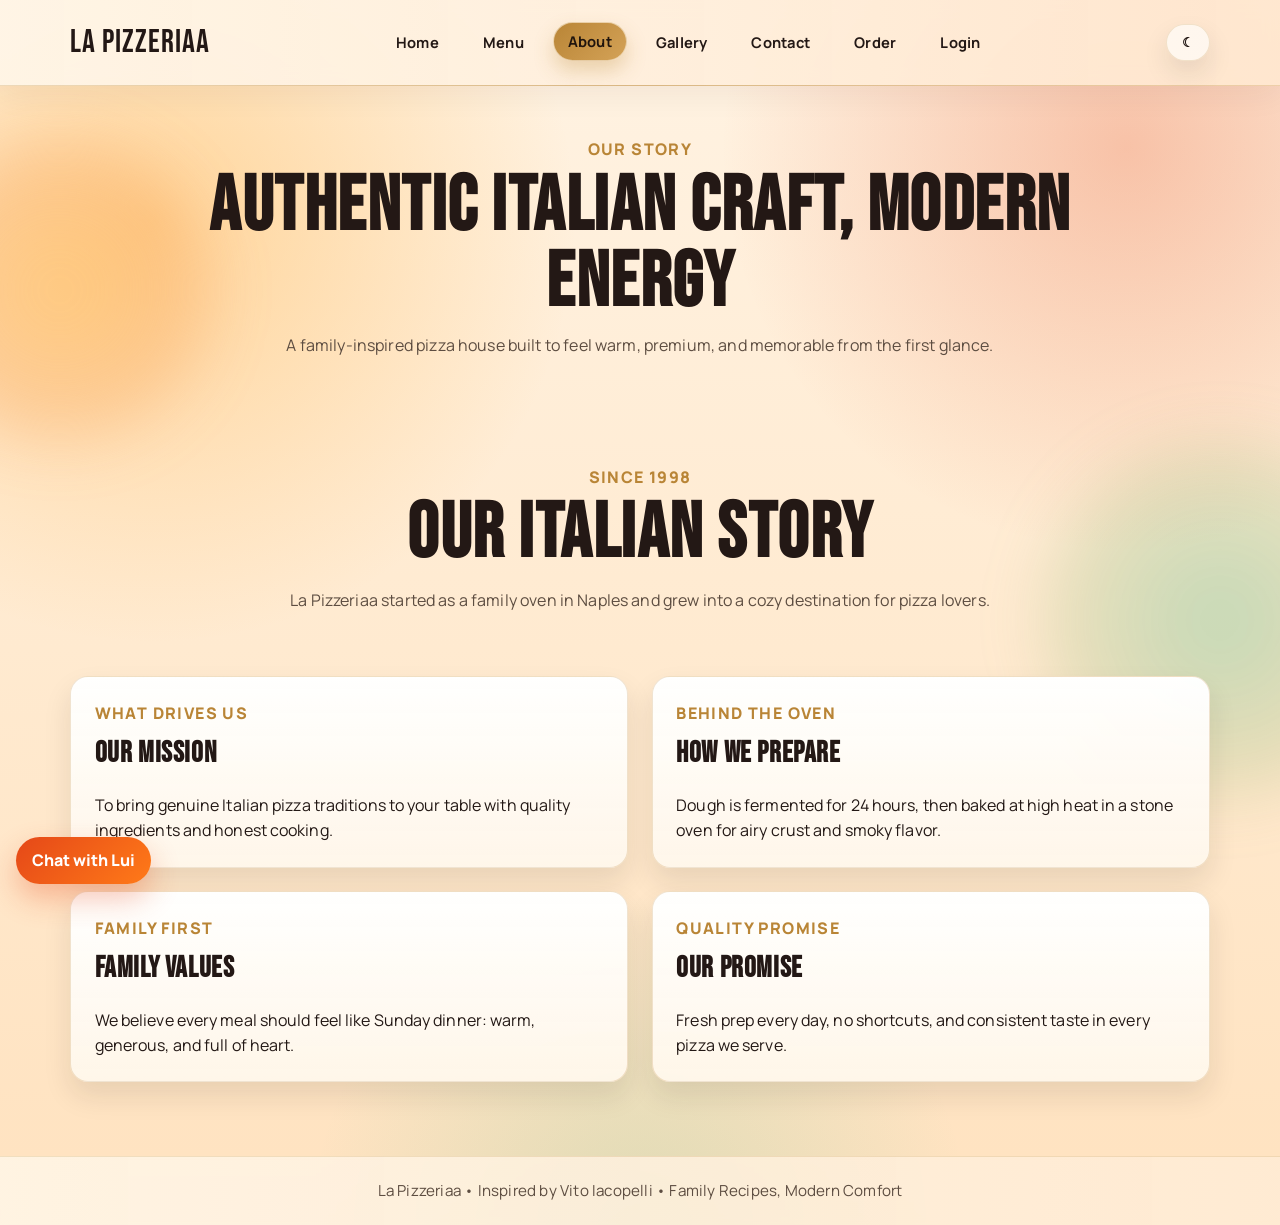
<file: about.html>
<!DOCTYPE html>
<html lang="en">
<head>
    <meta charset="UTF-8">
    <meta name="viewport" content="width=device-width, initial-scale=1.0">
    <title>La Pizzeriaa | About</title>
    <link rel="canonical" href="about.html">
    <meta name="description" content="Discover the story of La Pizzeriaa, where authentic Italian tradition meets premium hospitality and modern presentation.">
    <meta name="theme-color" content="#fff2df" media="(prefers-color-scheme: light)">
    <meta name="theme-color" content="#120d0b" media="(prefers-color-scheme: dark)">
    <link rel="icon" type="image/svg+xml" href="images/contact-pizza.svg">
    <meta property="og:site_name" content="La Pizzeriaa">
    <meta property="og:type" content="website">
    <meta property="og:locale" content="en_IN">
    <meta property="og:title" content="La Pizzeriaa | About">
    <meta property="og:description" content="Family-inspired roots, stone-oven craft, and a timeless Italian pizza philosophy.">
    <meta property="og:image" content="images/stone-oven.jpeg">
    <meta property="og:url" content="about.html">
    <meta name="twitter:card" content="summary_large_image">
    <meta name="twitter:title" content="La Pizzeriaa | About">
    <meta name="twitter:description" content="Family-inspired roots, stone-oven craft, and a timeless Italian pizza philosophy.">
    <meta name="twitter:image" content="images/stone-oven.jpeg">
    <link rel="preconnect" href="https://fonts.googleapis.com">
    <link rel="preconnect" href="https://fonts.gstatic.com" crossorigin>
    <link href="https://fonts.googleapis.com/css2?family=Bebas+Neue&family=Manrope:wght@400;500;700;800&display=swap" rel="stylesheet">
    <link rel="stylesheet" href="style.css">
</head>
<body>
    <div class="bg-shape bg-shape-1"></div>
    <div class="bg-shape bg-shape-2"></div>

    <header class="site-header">
        <div class="container nav-wrap">
            <a class="logo" href="index.html">La Pizzeriaa</a>
            <nav>
                <ul class="nav-links">
                    <li><a href="index.html">Home</a></li>
                    <li><a href="menu.html">Menu</a></li>
                    <li><a class="active" href="about.html">About</a></li>
                    <li><a href="gallery.html">Gallery</a></li>
                    <li><a href="contact.html">Contact</a></li>
                    <li><a href="order.html">Order</a></li>
                </ul>
            </nav>
            <button class="theme-toggle" type="button" aria-label="Toggle dark mode" aria-pressed="false">Dark mode</button>
        </div>
    </header>

    <main class="container">
        <section class="section-heading">
            <p class="eyebrow">Our Story</p>
            <h1>Authentic Italian Craft, Modern Energy</h1>
            <p class="lead">A family-inspired pizza house built to feel warm, premium, and memorable from the first glance.</p>
        </section>

        <section class="hero">
            <p class="eyebrow">Since 1998</p>
            <h1>Our Italian Story</h1>
            <p class="lead">La Pizzeriaa started as a family oven in Naples and grew into a cozy destination for pizza lovers.</p>
        </section>

        <section class="cards two-up">
            <article class="card">
                <p class="eyebrow">What Drives Us</p>
                <h2>Our Mission</h2>
                <p>To bring genuine Italian pizza traditions to your table with quality ingredients and honest cooking.</p>
            </article>
            <article class="card">
                <p class="eyebrow">Behind the Oven</p>
                <h2>How We Prepare</h2>
                <p>Dough is fermented for 24 hours, then baked at high heat in a stone oven for airy crust and smoky flavor.</p>
            </article>
            <article class="card">
                <p class="eyebrow">Family First</p>
                <h2>Family Values</h2>
                <p>We believe every meal should feel like Sunday dinner: warm, generous, and full of heart.</p>
            </article>
            <article class="card">
                <p class="eyebrow">Quality Promise</p>
                <h2>Our Promise</h2>
                <p>Fresh prep every day, no shortcuts, and consistent taste in every pizza we serve.</p>
            </article>
        </section>
    </main>

    <footer class="site-footer">
        <div class="container">
            <p>La Pizzeriaa • Inspired by Vito Iacopelli • Family Recipes, Modern Comfort</p>
        </div>
    </footer>
    <script src="auth.js"></script>
    <script src="cart-count.js"></script>
    <script src="chatbot.js"></script>
    <script src="theme-toggle.js"></script>
</body>
</html>
</file>
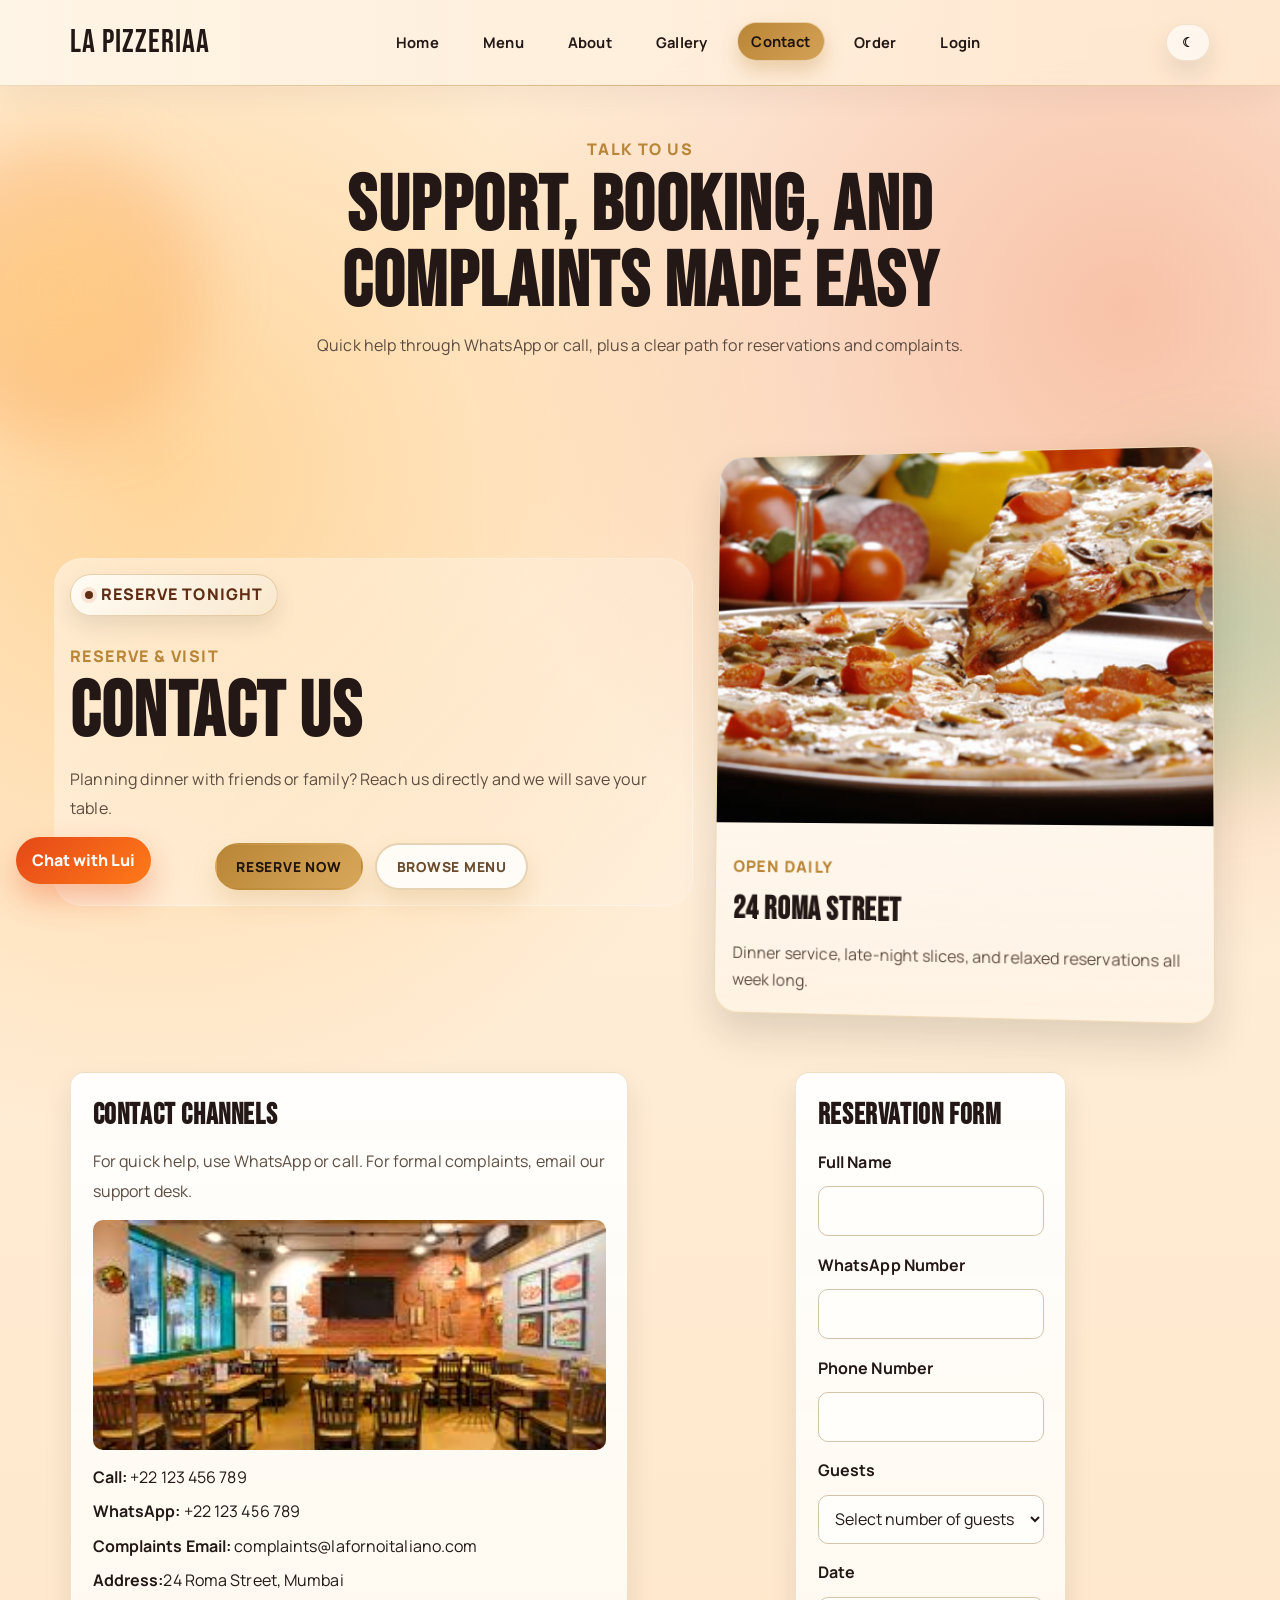
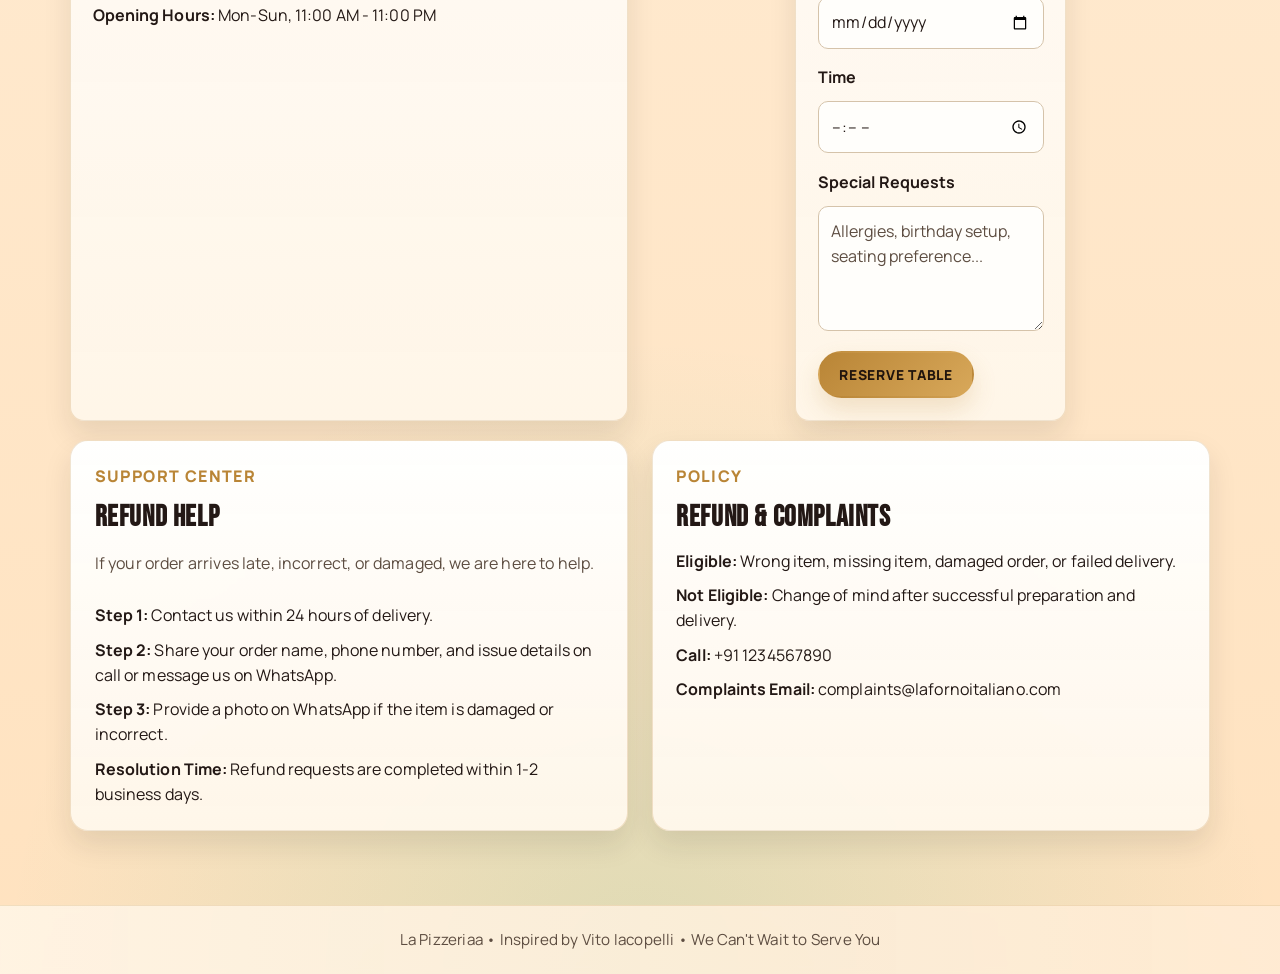
<file: contact.html>
<!DOCTYPE html>
<html lang="en">
<head>
    <meta charset="UTF-8">
    <meta name="viewport" content="width=device-width, initial-scale=1.0">
    <title>La Pizzeriaa | Contact</title>
    <link rel="canonical" href="contact.html">
    <meta name="description" content="Contact La Pizzeriaa for reservations, support, and order assistance through call, WhatsApp, or message form.">
    <meta name="theme-color" content="#fff2df" media="(prefers-color-scheme: light)">
    <meta name="theme-color" content="#120d0b" media="(prefers-color-scheme: dark)">
    <link rel="icon" type="image/svg+xml" href="images/contact-pizza.svg">
    <meta property="og:site_name" content="La Pizzeriaa">
    <meta property="og:type" content="website">
    <meta property="og:locale" content="en_IN">
    <meta property="og:title" content="La Pizzeriaa | Contact">
    <meta property="og:description" content="Reserve a table, ask a question, or reach support quickly.">
    <meta property="og:image" content="images/pizzus.jpg">
    <meta property="og:url" content="contact.html">
    <meta name="twitter:card" content="summary_large_image">
    <meta name="twitter:title" content="La Pizzeriaa | Contact">
    <meta name="twitter:description" content="Reserve a table, ask a question, or reach support quickly.">
    <meta name="twitter:image" content="images/pizzus.jpg">
    <link rel="preconnect" href="https://fonts.googleapis.com">
    <link rel="preconnect" href="https://fonts.gstatic.com" crossorigin>
    <link href="https://fonts.googleapis.com/css2?family=Bebas+Neue&family=Manrope:wght@400;500;700;800&display=swap" rel="stylesheet">
    <link rel="stylesheet" href="style.css">
</head>
<body>
    <div class="bg-shape bg-shape-1"></div>
    <div class="bg-shape bg-shape-2"></div>

    <header class="site-header">
        <div class="container nav-wrap">
            <a class="logo" href="index.html">La Pizzeriaa</a>
            <nav>
                <ul class="nav-links">
                    <li><a href="index.html">Home</a></li>
                    <li><a href="menu.html">Menu</a></li>
                    <li><a href="about.html">About</a></li>
                    <li><a href="gallery.html">Gallery</a></li>
                    <li><a class="active" href="contact.html">Contact</a></li>
                    <li><a href="order.html">Order</a></li>
                </ul>
            </nav>
            <button class="theme-toggle" type="button" aria-label="Toggle dark mode" aria-pressed="false">Dark mode</button>
        </div>
    </header>

    <main class="container">
        <section class="section-heading">
            <p class="eyebrow">Talk To Us</p>
            <h1>Support, Booking, and Complaints Made Easy</h1>
            <p class="lead">Quick help through WhatsApp or call, plus a clear path for reservations and complaints.</p>
        </section>

        <section class="hero hero-split">
            <div class="hero-copy">
                <div class="hero-badge">Reserve Tonight</div>
                <p class="eyebrow">Reserve & Visit</p>
                <h1>Contact Us</h1>
                <p class="lead">Planning dinner with friends or family? Reach us directly and we will save your table.</p>
                <div class="hero-actions">
                    <a class="btn btn-primary" href="#reservation-form">Reserve Now</a>
                    <a class="btn btn-secondary" href="menu.html">Browse Menu</a>
                </div>
            </div>
            <div class="hero-panel">
                <img src="images/pizzus.jpg" alt="Freshly baked pizza on wooden board">
                <div class="hero-panel-content">
                    <p class="eyebrow">Open Daily</p>
                    <h2>24 Roma Street</h2>
                    <p class="lead">Dinner service, late-night slices, and relaxed reservations all week long.</p>
                </div>
            </div>
        </section>

        <section class="cards two-up">
            <article class="contact-box">
                <h2>Contact Channels</h2>
                <p class="lead">For quick help, use WhatsApp or call. For formal complaints, email our support desk.</p>
                <img class="section-image" src="images/Pizzeria pic.jpg" alt="Exterior of La Pizzeriaa restaurant">
                <ul class="contact-list">
                    <li><strong>Call:</strong> +22 123 456 789</li>
                    <li><strong>WhatsApp:</strong> +22 123 456 789</li>
                    <li><strong>Complaints Email:</strong> complaints@lafornoitaliano.com</li>
                    <li><strong>Address:</strong>24 Roma Street, Mumbai</li>
                    <li><strong>Opening Hours:</strong> Mon-Sun, 11:00 AM - 11:00 PM</li>
                </ul>
            </article>

            <article class="contact-box" id="reservation-form">
                <h2>Reservation Form</h2>
                <form class="reservation-form" action="#" method="post">
                    <label for="full-name">Full Name</label>
                    <input id="full-name" name="full-name" type="text" required>

                    <label for="whatsapp">WhatsApp Number</label>
                    <input id="whatsapp" name="whatsapp" type="tel" required>

                    <label for="phone">Phone Number</label>
                    <input id="phone" name="phone" type="tel" required>

                    <label for="guests">Guests</label>
                    <select id="guests" name="guests" required>
                        <option value="" selected disabled>Select number of guests</option>
                        <option value="2">2 Guests</option>
                        <option value="4">4 Guests</option>
                        <option value="6">6 Guests</option>
                        <option value="8">8 Guests</option>
                        <option value="10+">10+ Guests</option>
                    </select>

                    <label for="date">Date</label>
                    <input id="date" name="date" type="date" required>

                    <label for="time">Time</label>
                    <input id="time" name="time" type="time" required>

                    <label for="notes">Special Requests</label>
                    <textarea id="notes" name="notes" rows="4" placeholder="Allergies, birthday setup, seating preference..."></textarea>

                    <button class="btn btn-primary" type="submit">Reserve Table</button>
                </form>
            </article>
        </section>

        <section class="cards two-up">
            <article class="card">
                <p class="eyebrow">Support Center</p>
                <h2>Refund Help</h2>
                <p class="lead">If your order arrives late, incorrect, or damaged, we are here to help.</p><br>
                <ul class="contact-list">
                    <li><strong>Step 1:</strong> Contact us within 24 hours of delivery.</li>
                    <li><strong>Step 2:</strong> Share your order name, phone number, and issue details on call or message us on WhatsApp.</li>
                    <li><strong>Step 3:</strong> Provide a photo on WhatsApp if the item is damaged or incorrect.</li>
                    <li><strong>Resolution Time:</strong> Refund requests are completed within 1-2 business days.</li>
                </ul>
            </article>

            <article class="card">
                <p class="eyebrow">Policy</p>
                <h2>Refund & Complaints</h2>
                <ul class="contact-list">
                    <li><strong>Eligible:</strong> Wrong item, missing item, damaged order, or failed delivery.</li>
                    <li><strong>Not Eligible:</strong> Change of mind after successful preparation and delivery.</li>
                    <li><strong>Call:</strong> +91 1234567890</li>
                    <li><strong>Complaints Email:</strong> complaints@lafornoitaliano.com</li>
                </ul>
            </article>
        </section>
    </main>

    <footer class="site-footer">
        <div class="container">
            <p>La Pizzeriaa • Inspired by Vito Iacopelli • We Can't Wait to Serve You</p>
        </div>
    </footer>
    <script src="auth.js"></script>
    <script src="cart-count.js"></script>
    <script src="chatbot.js"></script>
    <script src="theme-toggle.js"></script>
</body>
</html>
</file>
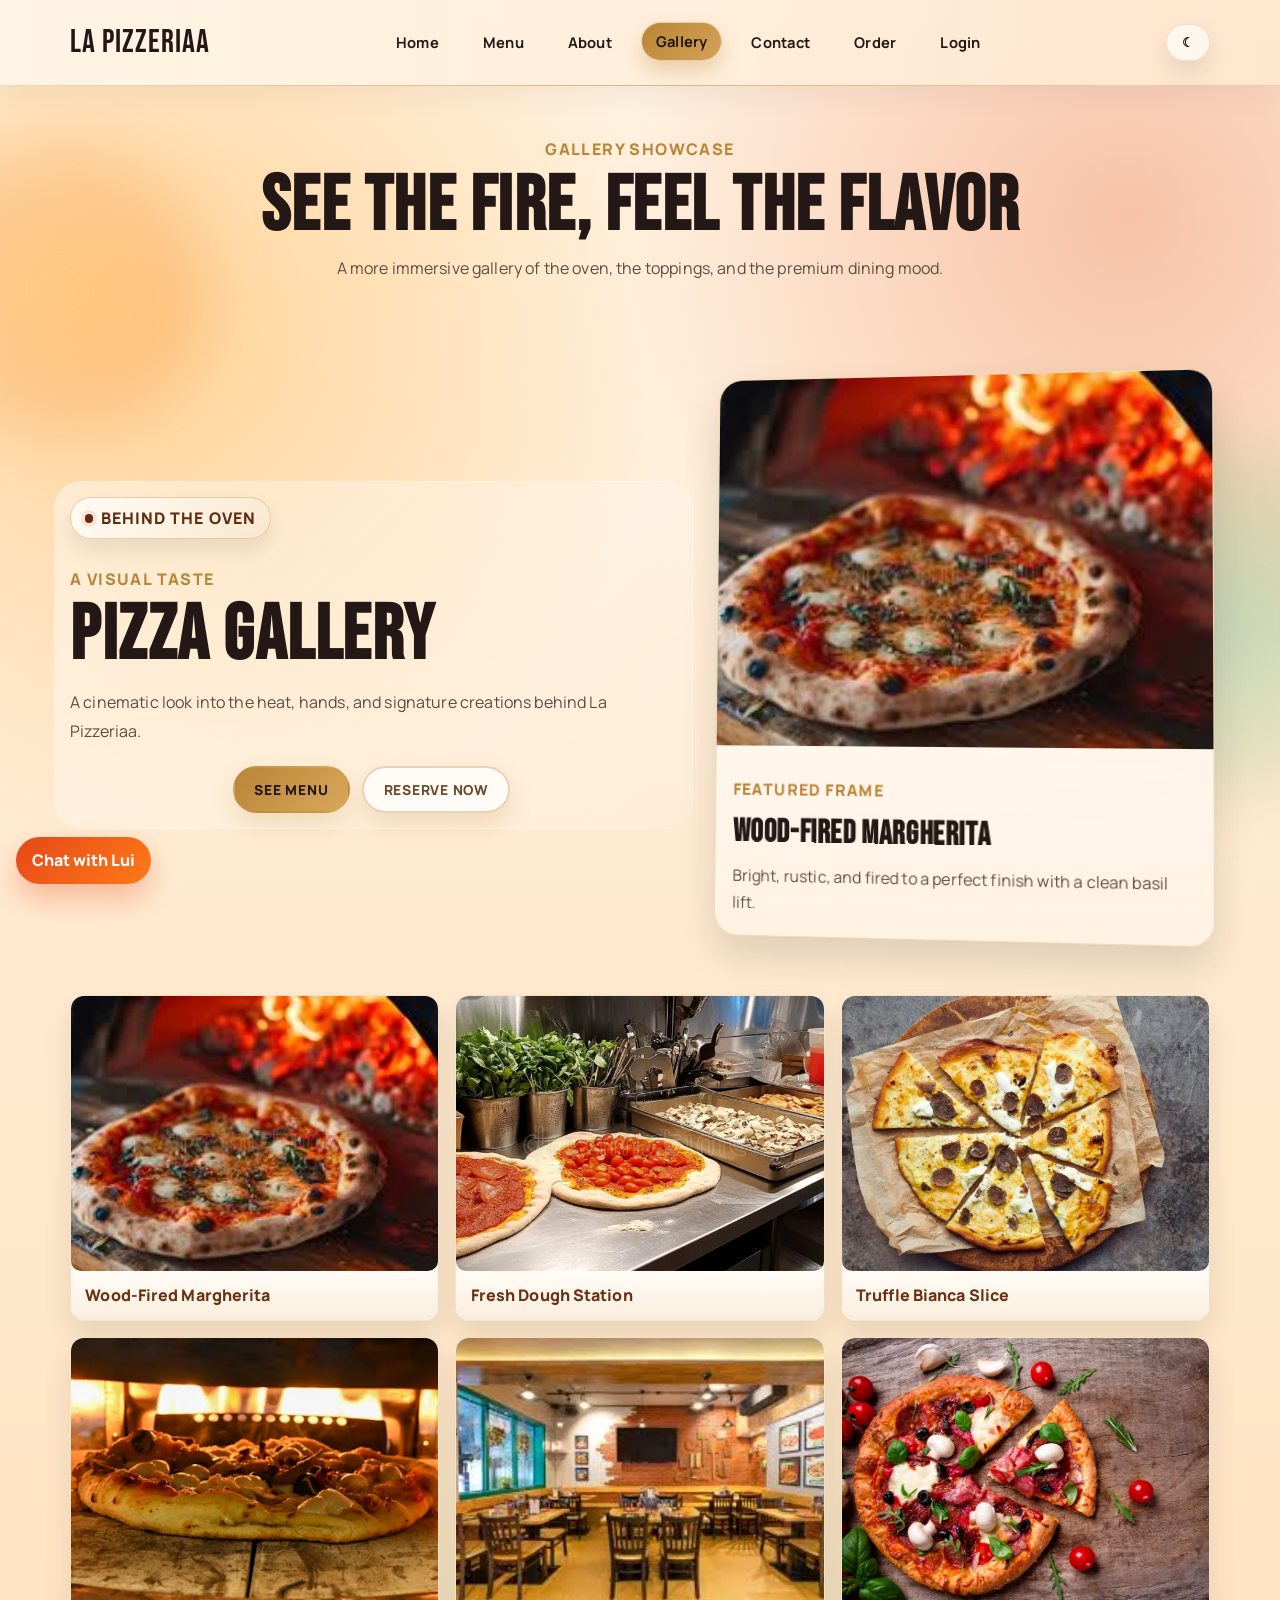
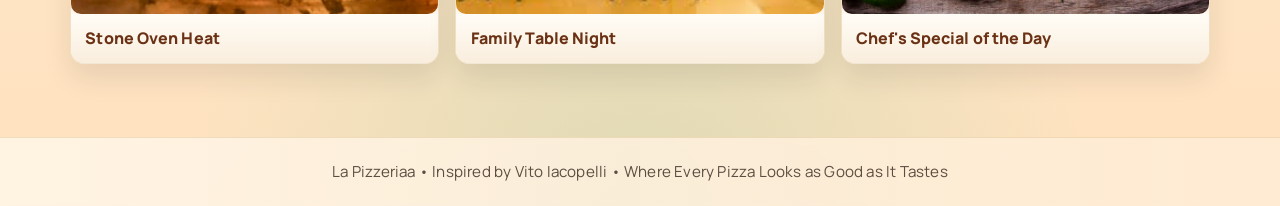
<file: gallery.html>
<!DOCTYPE html>
<html lang="en">
<head>
    <meta charset="UTF-8">
    <meta name="viewport" content="width=device-width, initial-scale=1.0">
    <title>La Pizzeriaa | Gallery</title>
    <link rel="canonical" href="gallery.html">
    <meta name="description" content="View La Pizzeriaa's gallery of wood-fired pizza moments, artisan kitchen craft, and premium dining atmosphere.">
    <meta name="theme-color" content="#fff2df" media="(prefers-color-scheme: light)">
    <meta name="theme-color" content="#120d0b" media="(prefers-color-scheme: dark)">
    <link rel="icon" type="image/svg+xml" href="images/contact-pizza.svg">
    <meta property="og:site_name" content="La Pizzeriaa">
    <meta property="og:type" content="website">
    <meta property="og:locale" content="en_IN">
    <meta property="og:title" content="La Pizzeriaa | Gallery">
    <meta property="og:description" content="See the fire, texture, and premium detail behind every La Pizzeriaa pizza.">
    <meta property="og:image" content="images/wood.jpg">
    <meta property="og:url" content="gallery.html">
    <meta name="twitter:card" content="summary_large_image">
    <meta name="twitter:title" content="La Pizzeriaa | Gallery">
    <meta name="twitter:description" content="See the fire, texture, and premium detail behind every La Pizzeriaa pizza.">
    <meta name="twitter:image" content="images/wood.jpg">
    <link rel="preconnect" href="https://fonts.googleapis.com">
    <link rel="preconnect" href="https://fonts.gstatic.com" crossorigin>
    <link href="https://fonts.googleapis.com/css2?family=Bebas+Neue&family=Manrope:wght@400;500;700;800&display=swap" rel="stylesheet">
    <link rel="stylesheet" href="style.css">
</head>
<body>
    <div class="bg-shape bg-shape-1"></div>
    <div class="bg-shape bg-shape-2"></div>

    <header class="site-header">
        <div class="container nav-wrap">
            <a class="logo" href="index.html">La Pizzeriaa</a>
            <nav>
                <ul class="nav-links">
                    <li><a href="index.html">Home</a></li>
                    <li><a href="menu.html">Menu</a></li>
                    <li><a href="about.html">About</a></li>
                    <li><a class="active" href="gallery.html">Gallery</a></li>
                    <li><a href="contact.html">Contact</a></li>
                    <li><a href="order.html">Order</a></li>
                </ul>
            </nav>
            <button class="theme-toggle" type="button" aria-label="Toggle dark mode" aria-pressed="false">Dark mode</button>
        </div>
    </header>

    <main class="container">
        <section class="section-heading">
            <p class="eyebrow">Gallery Showcase</p>
            <h1>See The Fire, Feel The Flavor</h1>
            <p class="lead">A more immersive gallery of the oven, the toppings, and the premium dining mood.</p>
        </section>

        <section class="hero hero-split">
            <div class="hero-copy">
                <div class="hero-badge">Behind the Oven</div>
                <p class="eyebrow">A Visual Taste</p>
                <h1>Pizza Gallery</h1>
                <p class="lead">A cinematic look into the heat, hands, and signature creations behind La Pizzeriaa.</p>
                <div class="hero-actions">
                    <a class="btn btn-primary" href="menu.html">See Menu</a>
                    <a class="btn btn-secondary" href="contact.html">Reserve Now</a>
                </div>
            </div>
            <div class="hero-panel">
                <img src="images/wood.jpg" alt="Wood-fired margherita pizza">
                <div class="hero-panel-content">
                    <p class="eyebrow">Featured Frame</p>
                    <h2>Wood-Fired Margherita</h2>
                    <p class="lead">Bright, rustic, and fired to a perfect finish with a clean basil lift.</p>
                </div>
            </div>
        </section>

        <section class="gallery-grid">
            <figure class="photo">
                <img src="images/wood.jpg" alt="Wood-fired margherita pizza">
                <figcaption>Wood-Fired Margherita</figcaption>
            </figure>
            <figure class="photo">
                <img src="images/station.jpg" alt="Chef stretching pizza dough">
                <figcaption>Fresh Dough Station</figcaption>
            </figure>
            <figure class="photo">
                <img src="images/slice.jpg" alt="Close-up truffle pizza slice">
                <figcaption>Truffle Bianca Slice</figcaption>
            </figure>
            <figure class="photo">
                <img src="images/stone-oven.jpeg" alt="Stone oven pizza cooking">
                <figcaption>Stone Oven Heat</figcaption>
            </figure>
            <figure class="photo">
                <img src="images/Pizzeria pic.jpg" alt="Friends sharing pizza at table">
                <figcaption>Family Table Night</figcaption>
            </figure>
            <figure class="photo">
                <img src="images/Garden fresh.jpg" alt="Chef special pizza with basil">
                <figcaption>Chef's Special of the Day</figcaption>
            </figure>
        </section>
    </main>

    <footer class="site-footer">
        <div class="container">
            <p>La Pizzeriaa • Inspired by Vito Iacopelli • Where Every Pizza Looks as Good as It Tastes</p>
        </div>
    </footer>
    <script src="auth.js"></script>
    <script src="cart-count.js"></script>
    <script src="chatbot.js"></script>
    <script src="theme-toggle.js"></script>
</body>
</html>
</file>
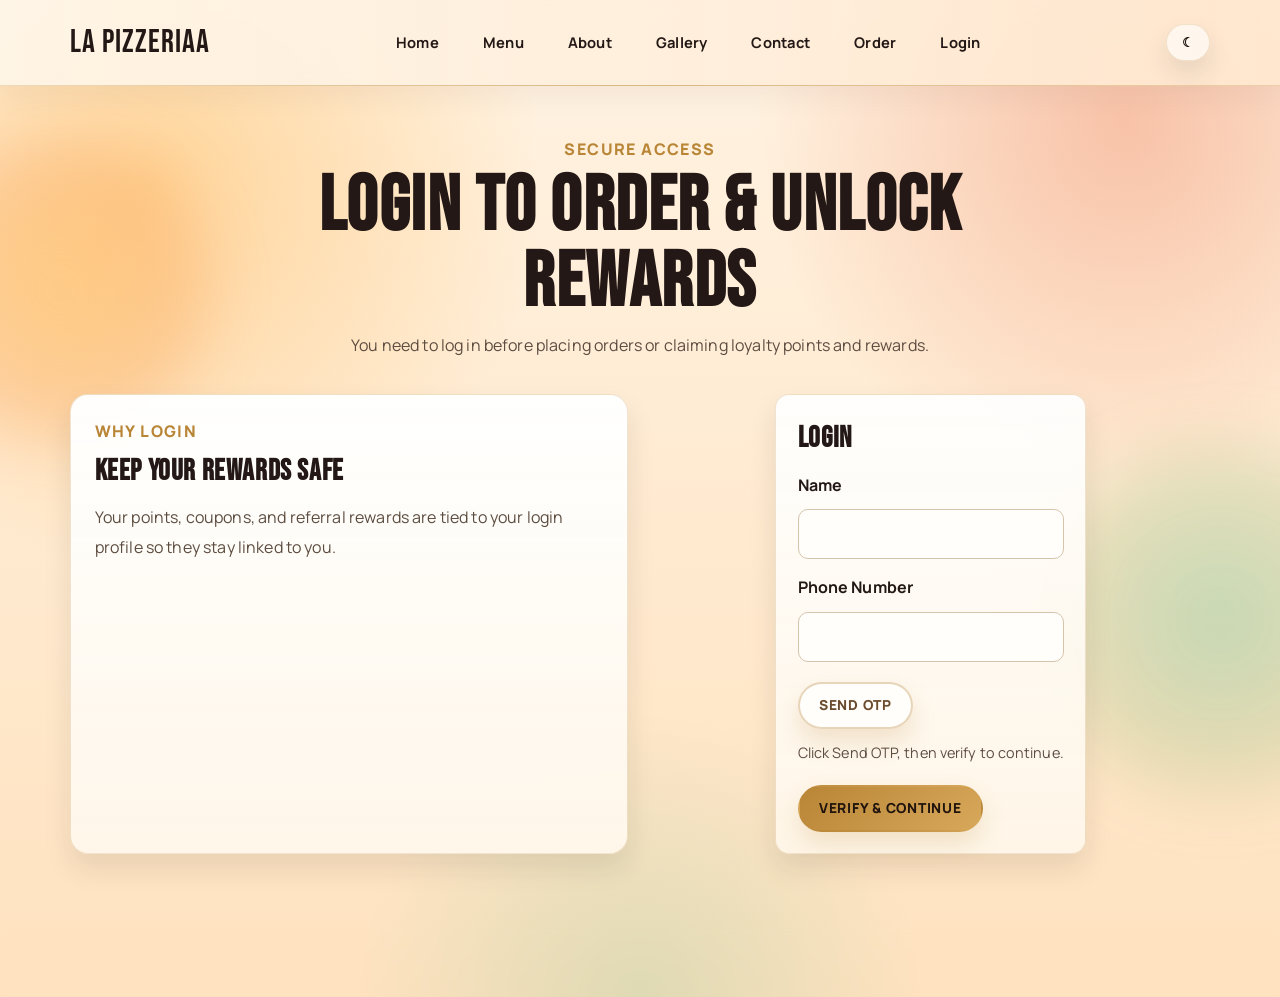
<file: login.html>
<!DOCTYPE html>
<html lang="en">
<head>
    <meta charset="UTF-8">
    <meta name="viewport" content="width=device-width, initial-scale=1.0">
    <title>La Pizzeriaa | Login</title>
    <link rel="canonical" href="login.html">
    <meta name="description" content="Log in to La Pizzeriaa to secure your rewards, apply offers, and complete premium pizza checkout.">
    <meta name="theme-color" content="#fff2df" media="(prefers-color-scheme: light)">
    <meta name="theme-color" content="#120d0b" media="(prefers-color-scheme: dark)">
    <link rel="icon" type="image/svg+xml" href="images/contact-pizza.svg">
    <meta property="og:site_name" content="La Pizzeriaa">
    <meta property="og:type" content="website">
    <meta property="og:locale" content="en_IN">
    <meta property="og:title" content="La Pizzeriaa | Login">
    <meta property="og:description" content="Sign in to unlock reward points, saved offers, and faster checkout.">
    <meta property="og:image" content="images/pizzus.jpg">
    <meta property="og:url" content="login.html">
    <meta name="twitter:card" content="summary_large_image">
    <meta name="twitter:title" content="La Pizzeriaa | Login">
    <meta name="twitter:description" content="Sign in to unlock reward points, saved offers, and faster checkout.">
    <meta name="twitter:image" content="images/pizzus.jpg">
    <link rel="preconnect" href="https://fonts.googleapis.com">
    <link rel="preconnect" href="https://fonts.gstatic.com" crossorigin>
    <link href="https://fonts.googleapis.com/css2?family=Bebas+Neue&family=Manrope:wght@400;500;700;800&display=swap" rel="stylesheet">
    <link rel="stylesheet" href="style.css">
</head>
<body>
    <div class="bg-shape bg-shape-1"></div>
    <div class="bg-shape bg-shape-2"></div>

    <header class="site-header">
        <div class="container nav-wrap">
            <a class="logo" href="index.html">La Pizzeriaa</a>
            <nav>
                <ul class="nav-links">
                    <li><a href="index.html">Home</a></li>
                    <li><a href="menu.html">Menu</a></li>
                    <li><a href="about.html">About</a></li>
                    <li><a href="gallery.html">Gallery</a></li>
                    <li><a href="contact.html">Contact</a></li>
                    <li><a href="order.html">Order</a></li>
                </ul>
            </nav>
            <button class="theme-toggle" type="button" aria-label="Toggle dark mode" aria-pressed="false">Dark mode</button>
        </div>
    </header>

    <main class="container">
        <section class="section-heading">
            <p class="eyebrow">Secure Access</p>
            <h1>Login To Order & Unlock Rewards</h1>
            <p class="lead">You need to log in before placing orders or claiming loyalty points and rewards.</p>
        </section>

        <section class="cards two-up">
            <article class="card">
                <p class="eyebrow">Why Login</p>
                <h2>Keep Your Rewards Safe</h2>
                <p class="lead">Your points, coupons, and referral rewards are tied to your login profile so they stay linked to you.</p>
            </article>

            <article class="contact-box">
                <h2>Login</h2>
                <form id="login-form" class="reservation-form" action="#" method="post">
                    <label for="login-name">Name</label>
                    <input id="login-name" name="login-name" type="text" required>

                    <label for="login-phone">Phone Number</label>
                    <input id="login-phone" name="login-phone" type="tel" required>

                    <button class="btn btn-secondary" id="send-otp-btn" type="button">Send OTP</button>

                    <div id="login-otp-wrap" hidden>
                        <label for="login-otp">OTP</label>
                        <input id="login-otp" name="login-otp" type="text" inputmode="numeric" maxlength="6" placeholder="Enter 6-digit OTP" required>
                    </div>

                    <p id="login-status" class="price-note">Click Send OTP, then verify to continue.</p>

                    <button class="btn btn-primary" type="submit">Verify & Continue</button>
                </form>
            </article>
        </section>
    </main>

    <footer class="site-footer">
        <div class="container">
            <p>La Pizzeriaa • Inspired by Vito Iacopelli • Login Once, Enjoy Every Slice</p>
        </div>
    </footer>

    <script src="auth.js"></script>
    <script src="theme-toggle.js"></script>
</body>
</html>
</file>
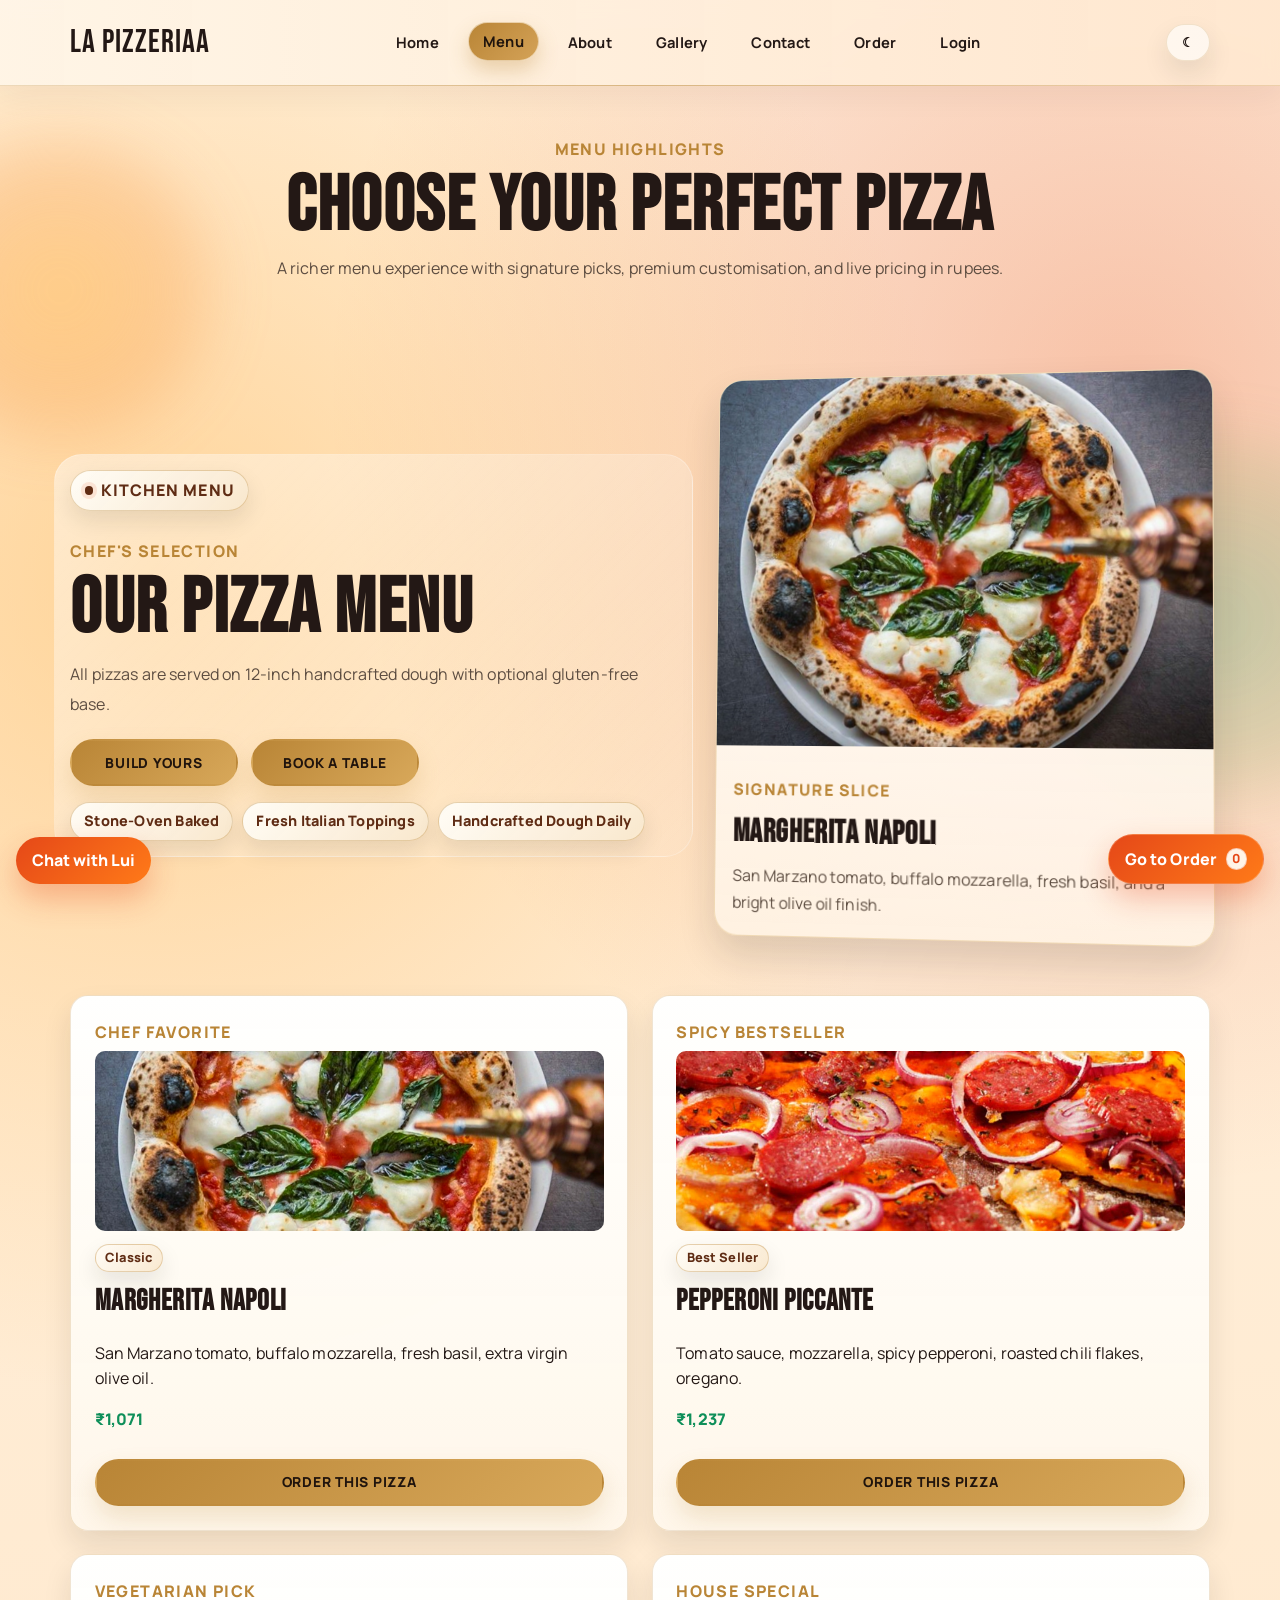
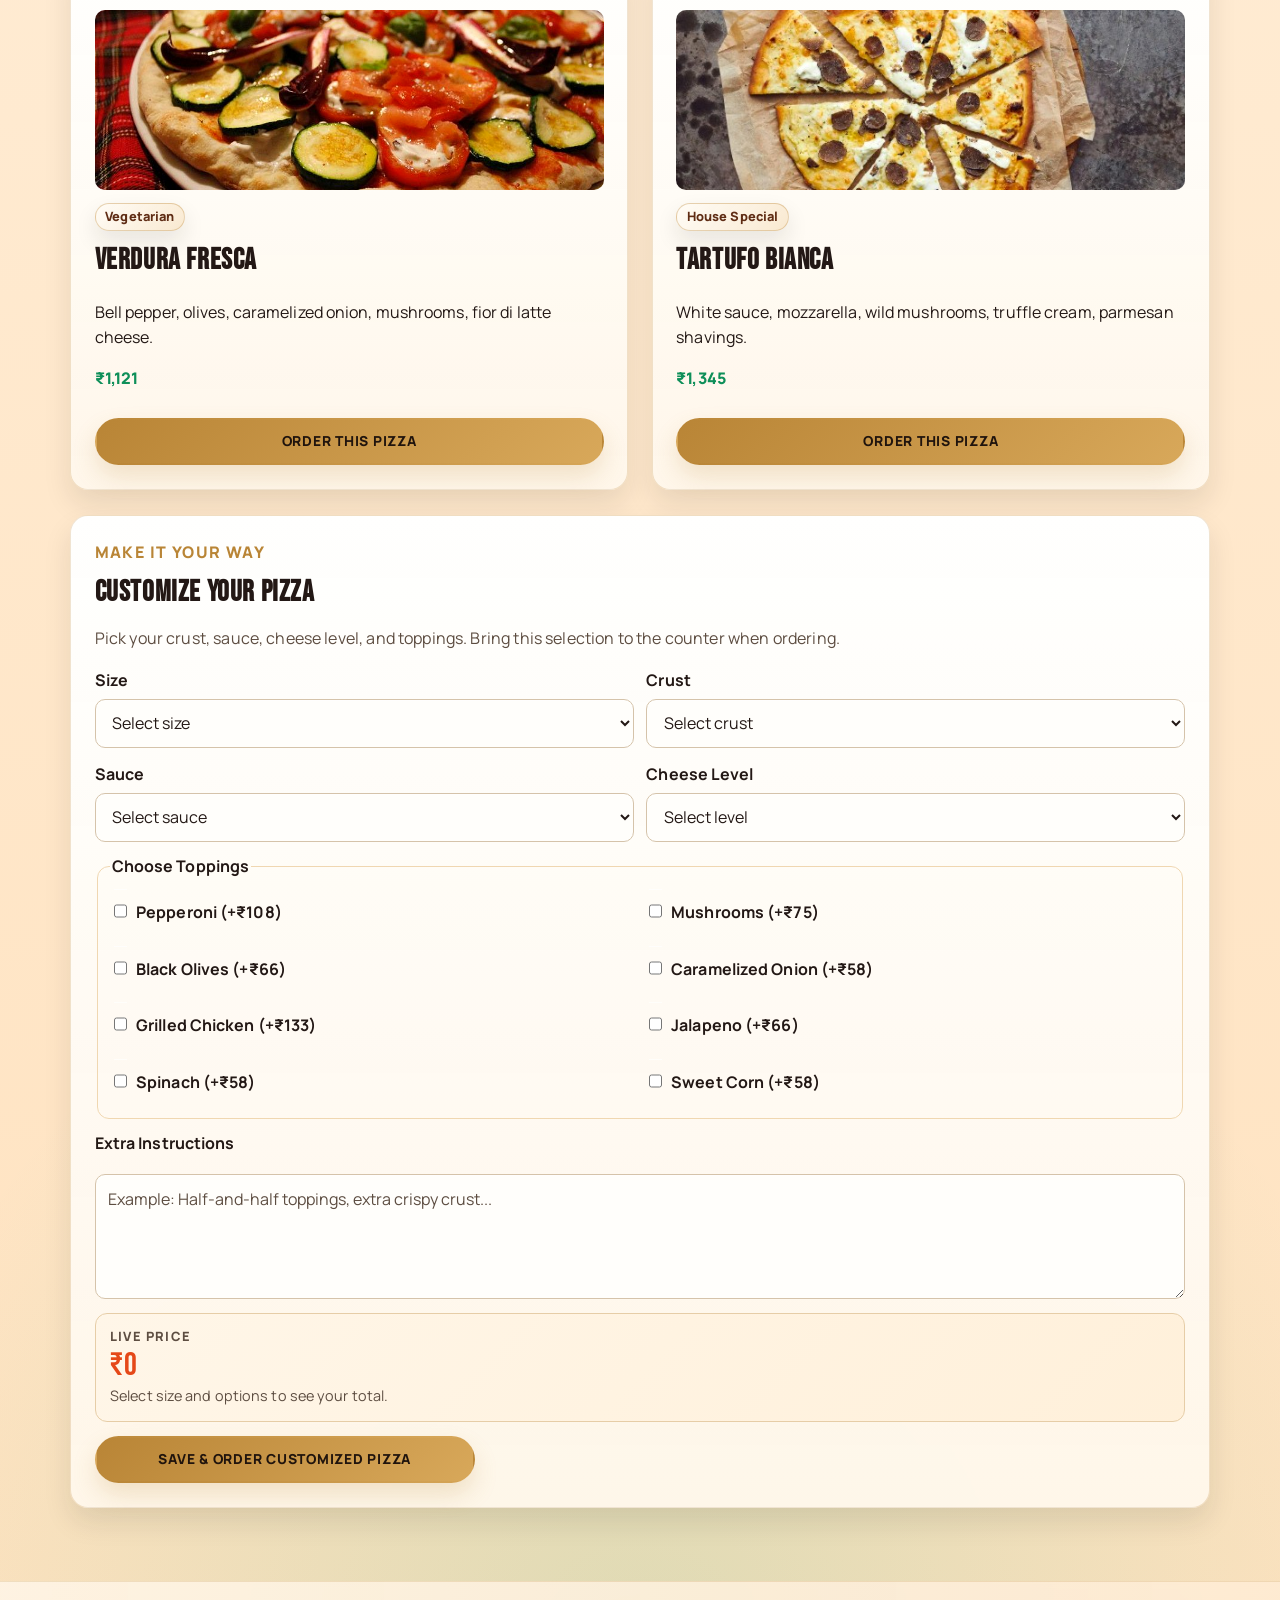
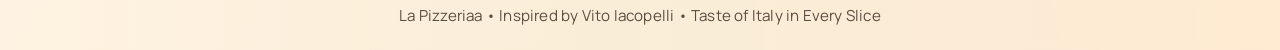
<file: menu.html>
<!DOCTYPE html>
<html lang="en">
<head>
    <meta charset="UTF-8">
    <meta name="viewport" content="width=device-width, initial-scale=1.0">
    <title>La Pizzeriaa | Menu</title>
    <link rel="canonical" href="menu.html">
    <meta name="description" content="Explore La Pizzeriaa's luxury Italian menu with signature pizzas, handcrafted bases, and premium topping combinations.">
    <meta name="theme-color" content="#fff2df" media="(prefers-color-scheme: light)">
    <meta name="theme-color" content="#120d0b" media="(prefers-color-scheme: dark)">
    <link rel="icon" type="image/svg+xml" href="images/contact-pizza.svg">
    <meta property="og:site_name" content="La Pizzeriaa">
    <meta property="og:type" content="website">
    <meta property="og:locale" content="en_IN">
    <meta property="og:title" content="La Pizzeriaa | Menu">
    <meta property="og:description" content="Signature pizza classics, spicy favorites, and premium customizable creations.">
    <meta property="og:image" content="images/Margetrita.jpg">
    <meta property="og:url" content="menu.html">
    <meta name="twitter:card" content="summary_large_image">
    <meta name="twitter:title" content="La Pizzeriaa | Menu">
    <meta name="twitter:description" content="Signature pizza classics, spicy favorites, and premium customizable creations.">
    <meta name="twitter:image" content="images/Margetrita.jpg">
    <link rel="preconnect" href="https://fonts.googleapis.com">
    <link rel="preconnect" href="https://fonts.gstatic.com" crossorigin>
    <link href="https://fonts.googleapis.com/css2?family=Bebas+Neue&family=Manrope:wght@400;500;700;800&display=swap" rel="stylesheet">
    <link rel="stylesheet" href="style.css">
</head>
<body class="menu-page">
    <div class="bg-shape bg-shape-1"></div>
    <div class="bg-shape bg-shape-2"></div>

    <header class="site-header">
        <div class="container nav-wrap">
            <a class="logo" href="index.html">La Pizzeriaa</a>
            <nav>
                <ul class="nav-links">
                    <li><a href="index.html">Home</a></li>
                    <li><a class="active" href="menu.html">Menu</a></li>
                    <li><a href="about.html">About</a></li>
                    <li><a href="gallery.html">Gallery</a></li>
                    <li><a href="contact.html">Contact</a></li>
                    <li><a href="order.html">Order</a></li>
                </ul>
            </nav>
            <button class="theme-toggle" type="button" aria-label="Toggle dark mode" aria-pressed="false">Dark mode</button>
        </div>
    </header>

    <main class="container">
        <section class="section-heading">
            <p class="eyebrow">Menu Highlights</p>
            <h1>Choose Your Perfect Pizza</h1>
            <p class="lead">A richer menu experience with signature picks, premium customisation, and live pricing in rupees.</p>
        </section>

        <section class="hero hero-split">
            <div class="hero-copy">
                <div class="hero-badge">Kitchen Menu</div>
                <p class="eyebrow">Chef's Selection</p>
                <h1>Our Pizza Menu</h1>
                <p class="lead">All pizzas are served on 12-inch handcrafted dough with optional gluten-free base.</p>
                <div class="hero-actions">
                    <a class="btn btn-primary" href="#customize">Build Yours</a>
                    <a class="btn btn-primary" href="contact.html">Book a Table</a>
                </div>
                    <div class="menu-meta">
                        <span class="menu-meta-pill">Stone-Oven Baked</span>
                        <span class="menu-meta-pill">Fresh Italian Toppings</span>
                        <span class="menu-meta-pill">Handcrafted Dough Daily</span>
                    </div>
            </div>
            <div class="hero-panel">
                <img src="images/Margetrita.jpg" alt="Margherita Napoli pizza">
                <div class="hero-panel-content">
                    <p class="eyebrow">Signature Slice</p>
                    <h2>Margherita Napoli</h2>
                    <p class="lead">San Marzano tomato, buffalo mozzarella, fresh basil, and a bright olive oil finish.</p>
                </div>
            </div>
        </section>

        <section class="cards two-up">
            <article class="card">
                <p class="eyebrow">Chef Favorite</p>
                <img class="card-image" src="images/Margetrita.jpg" alt="Margherita Napoli pizza">
                <span class="tag">Classic</span>
                <h2>Margherita Napoli</h2>
                <p>San Marzano tomato, buffalo mozzarella, fresh basil, extra virgin olive oil.</p>
                <p class="price">₹1,071</p>
                <button class="btn btn-primary order-menu-btn" type="button" data-name="Margherita Napoli" data-price="1071">Order This Pizza</button>
            </article>
            <article class="card">
                <p class="eyebrow">Spicy Bestseller</p>
                <img class="card-image" src="images/Picante.jpg" alt="Pepperoni pizza with chili flakes">
                <span class="tag">Best Seller</span>
                <h2>Pepperoni Piccante</h2>
                <p>Tomato sauce, mozzarella, spicy pepperoni, roasted chili flakes, oregano.</p>
                <p class="price">₹1,237</p>
                <button class="btn btn-primary order-menu-btn" type="button" data-name="Pepperoni Piccante" data-price="1237">Order This Pizza</button>
            </article>
            <article class="card">
                <p class="eyebrow">Vegetarian Pick</p>
                <img class="card-image" src="images/verdura.jpg" alt="Vegetarian pizza with olives and peppers">
                <span class="tag">Vegetarian</span>
                <h2>Verdura Fresca</h2>
                <p>Bell pepper, olives, caramelized onion, mushrooms, fior di latte cheese.</p>
                <p class="price">₹1,121</p>
                <button class="btn btn-primary order-menu-btn" type="button" data-name="Verdura Fresca" data-price="1121">Order This Pizza</button>
            </article>
            <article class="card">
                <p class="eyebrow">House Special</p>
                <img class="card-image" src="images/slice.jpg" alt="White truffle pizza with mushrooms">
                <span class="tag">House Special</span>
                <h2>Tartufo Bianca</h2>
                <p>White sauce, mozzarella, wild mushrooms, truffle cream, parmesan shavings.</p>
                <p class="price">₹1,345</p>
                <button class="btn btn-primary order-menu-btn" type="button" data-name="Tartufo Bianca" data-price="1345">Order This Pizza</button>
            </article>
        </section>

        <section class="customizer card" id="customize">
            <p class="eyebrow">Make It Your Way</p>
            <h2>Customize Your Pizza</h2>
            <p class="lead">Pick your crust, sauce, cheese level, and toppings. Bring this selection to the counter when ordering.</p>

            <form class="pizza-customizer" action="#" method="post">
                <div class="form-grid">
                    <div>
                        <label for="size">Size</label>
                        <select id="size" name="size" required>
                            <option value="" disabled selected>Select size</option>
                            <option value="small" data-price="789">Small (10 inch)</option>
                            <option value="medium" data-price="996">Medium (12 inch)</option>
                            <option value="large" data-price="1204">Large (14 inch)</option>
                        </select>
                    </div>

                    <div>
                        <label for="crust">Crust</label>
                        <select id="crust" name="crust" required>
                            <option value="" disabled selected>Select crust</option>
                            <option value="classic" data-price="0">Classic Thin</option>
                            <option value="neapolitan" data-price="83">Neapolitan</option>
                            <option value="wholewheat" data-price="100">Whole Wheat</option>
                            <option value="glutenfree" data-price="149">Gluten Free</option>
                        </select>
                    </div>
                </div>

                <div class="form-grid">
                    <div>
                        <label for="sauce">Sauce</label>
                        <select id="sauce" name="sauce" required>
                            <option value="" disabled selected>Select sauce</option>
                            <option value="tomato" data-price="0">Tomato Basil</option>
                            <option value="spicy" data-price="42">Spicy Arrabbiata</option>
                            <option value="white" data-price="66">Creamy White</option>
                            <option value="pesto" data-price="83">Pesto</option>
                        </select>
                    </div>

                    <div>
                        <label for="cheese">Cheese Level</label>
                        <select id="cheese" name="cheese" required>
                            <option value="" disabled selected>Select level</option>
                            <option value="light" data-price="-42">Light</option>
                            <option value="regular" data-price="0">Regular</option>
                            <option value="extra" data-price="100">Extra</option>
                        </select>
                    </div>
                </div>

                <fieldset class="toppings-group">
                    <legend>Choose Toppings</legend>
                    <label><input type="checkbox" name="toppings" value="pepperoni" data-price="108"> Pepperoni (+₹108)</label>
                    <label><input type="checkbox" name="toppings" value="mushrooms" data-price="75"> Mushrooms (+₹75)</label>
                    <label><input type="checkbox" name="toppings" value="olives" data-price="66"> Black Olives (+₹66)</label>
                    <label><input type="checkbox" name="toppings" value="onions" data-price="58"> Caramelized Onion (+₹58)</label>
                    <label><input type="checkbox" name="toppings" value="chicken" data-price="133"> Grilled Chicken (+₹133)</label>
                    <label><input type="checkbox" name="toppings" value="jalapeno" data-price="66"> Jalapeno (+₹66)</label>
                    <label><input type="checkbox" name="toppings" value="spinach" data-price="58"> Spinach (+₹58)</label>
                    <label><input type="checkbox" name="toppings" value="corn" data-price="58"> Sweet Corn (+₹58)</label>
                </fieldset>

                <label for="instructions">Extra Instructions</label>
                <textarea id="instructions" name="instructions" rows="4" placeholder="Example: Half-and-half toppings, extra crispy crust..."></textarea>

                <div class="live-price" aria-live="polite">
                    <p class="price-label">Live Price</p>
                    <p class="price-value" id="live-price-value">₹0</p>
                    <p class="price-note">Select size and options to see your total.</p>
                </div>

                <button class="btn btn-primary" type="submit">Save & Order Customized Pizza</button>
            </form>
        </section>
    </main>

    <a id="floating-order-btn" class="floating-order-btn" href="order.html" aria-label="Go to order page">
        Go to Order
        <span id="floating-order-count" class="floating-order-count">0</span>
    </a>

    <footer class="site-footer">
        <div class="container">
            <p>La Pizzeriaa • Inspired by Vito Iacopelli • Taste of Italy in Every Slice</p>
        </div>
    </footer>
    <script src="auth.js"></script>
    <script src="cart-count.js"></script>
    <script src="loyalty.js"></script>
    <script src="chatbot.js"></script>
    <script src="menu-pricing.js"></script>
    <script src="menu-order.js"></script>
    <script src="theme-toggle.js"></script>
</body>
</html>
</file>
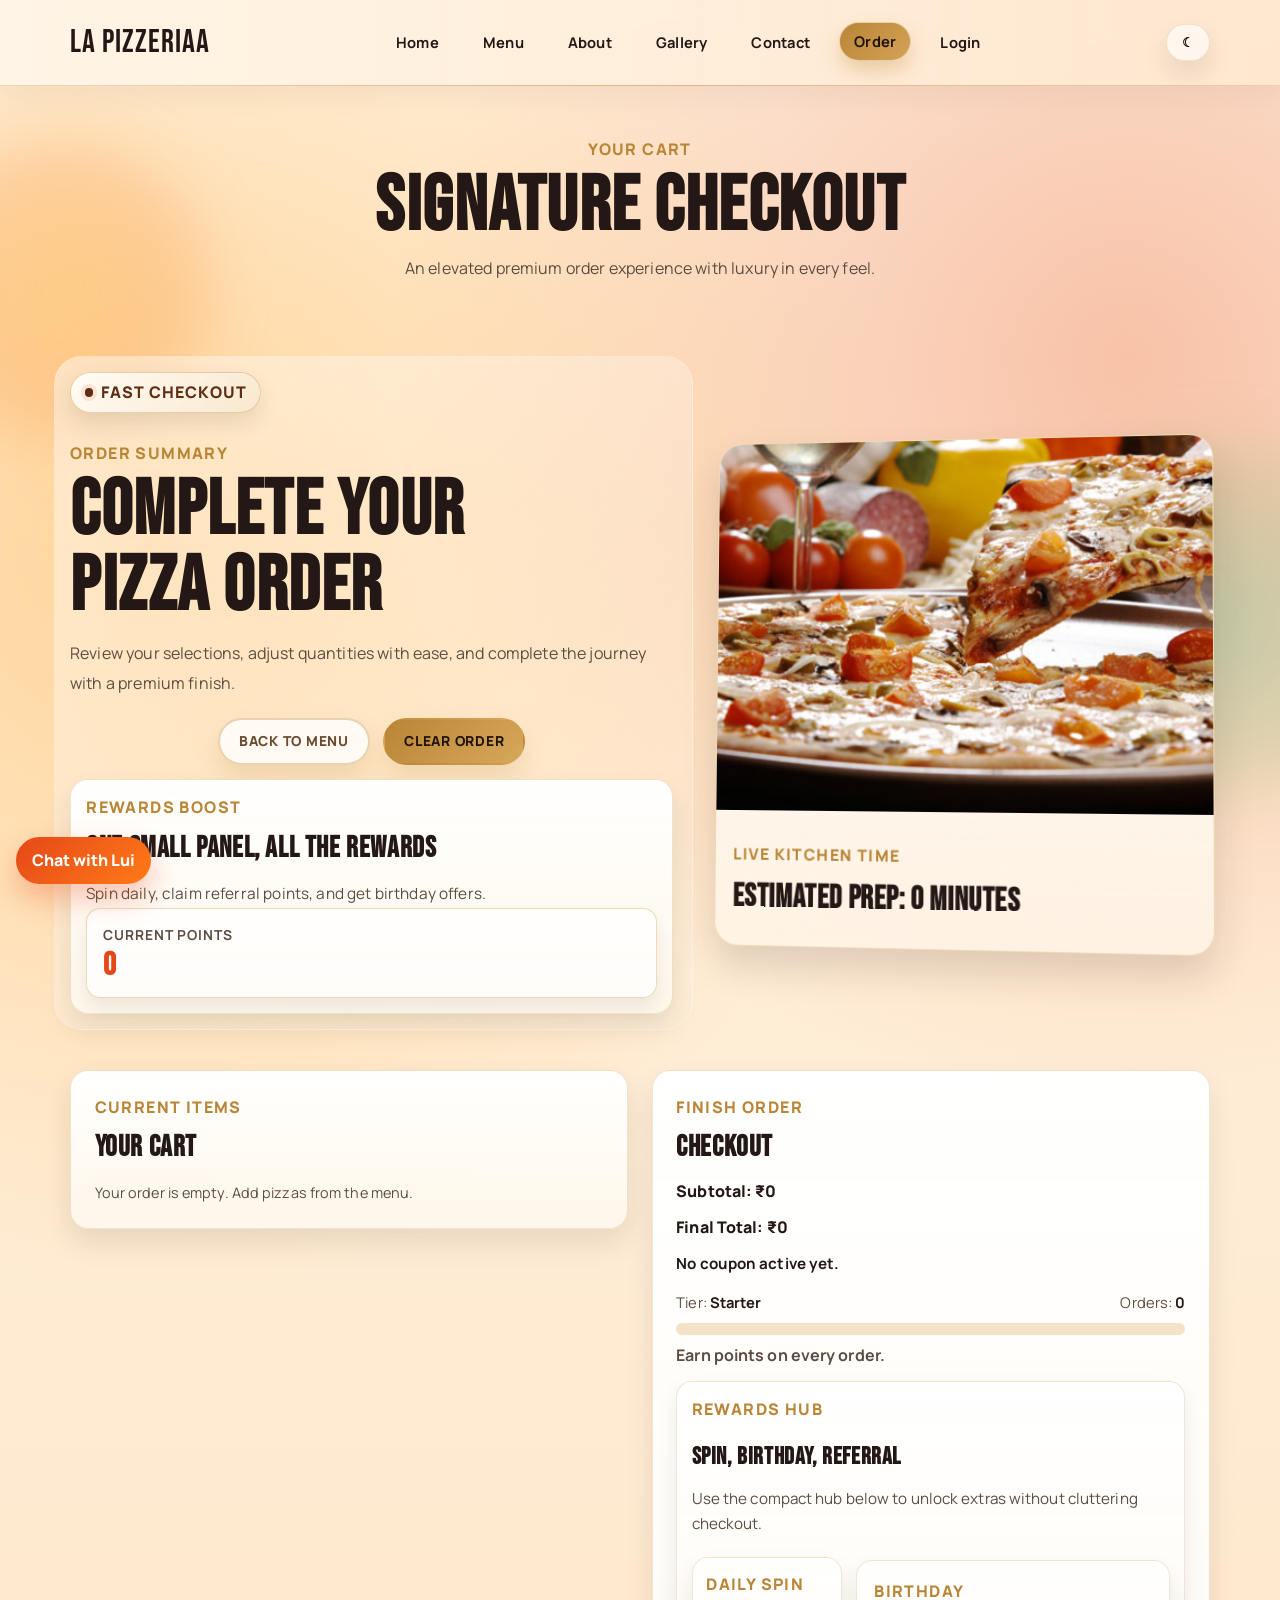
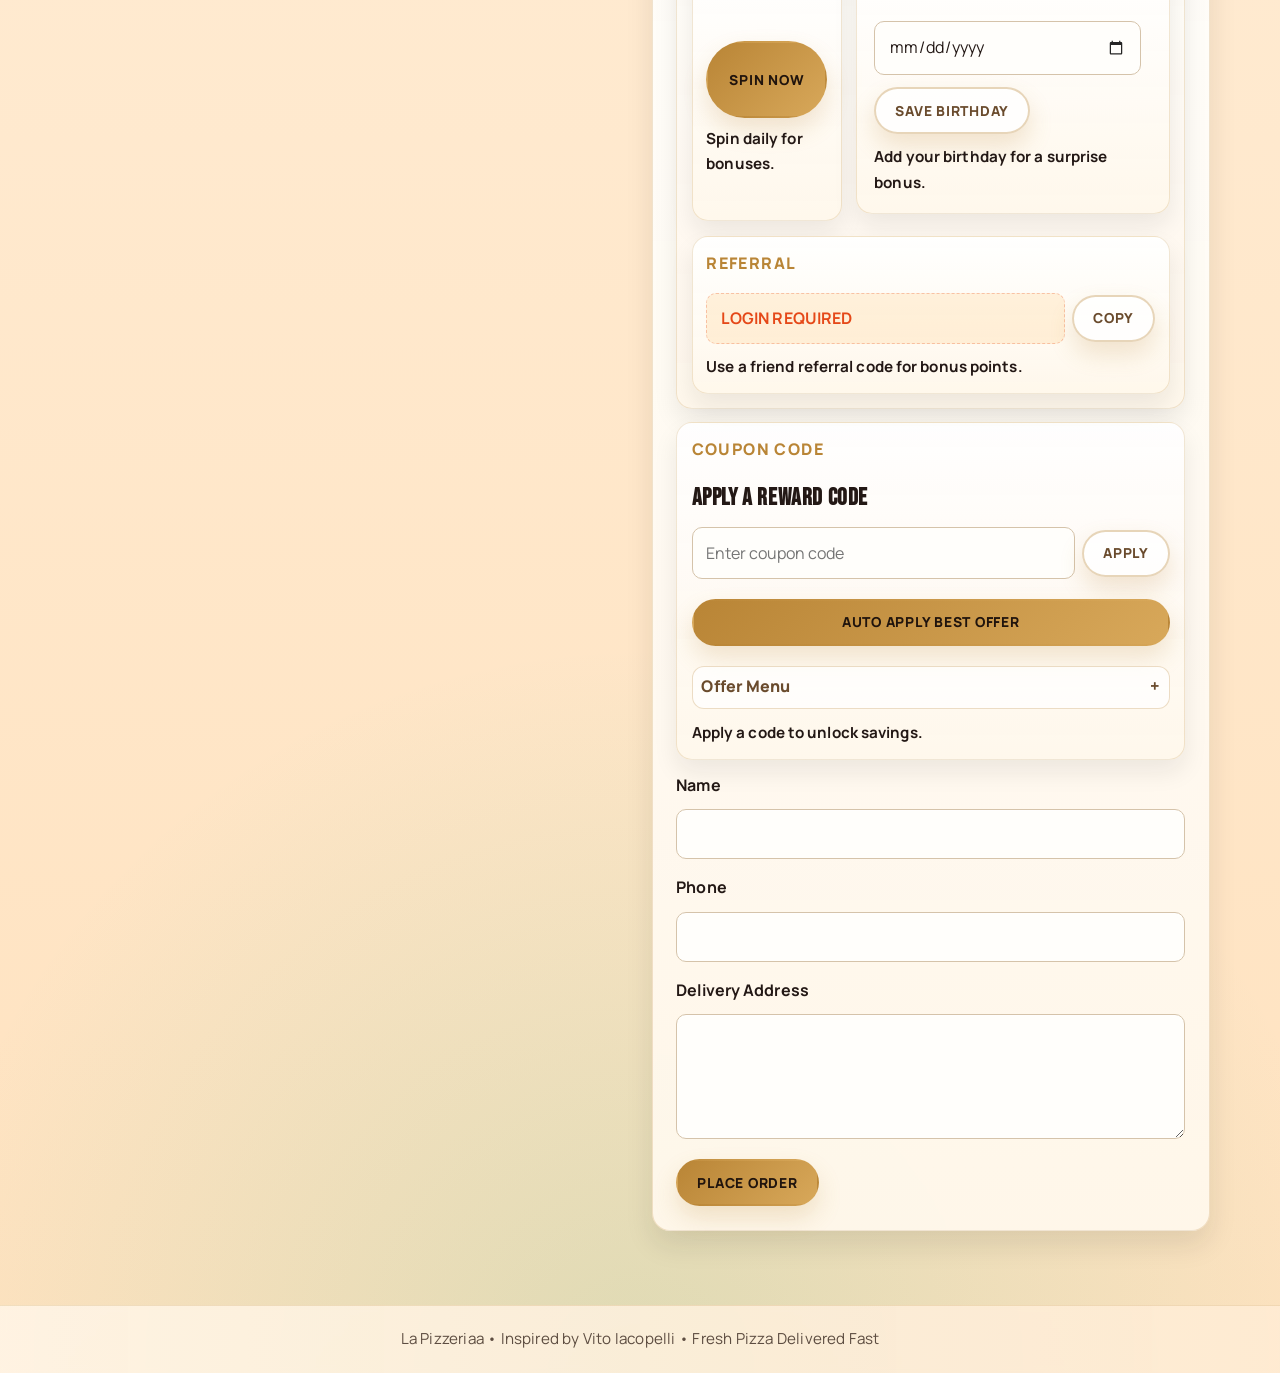
<file: order.html>
<!DOCTYPE html>
<html lang="en">
<head>
    <meta charset="UTF-8">
    <meta name="viewport" content="width=device-width, initial-scale=1.0">
    <title>La Pizzeriaa | Order</title>
    <link rel="canonical" href="order.html">
    <meta name="description" content="Order luxury Italian pizza online from La Pizzeriaa with live totals, rewards, and premium checkout flow.">
    <meta name="theme-color" content="#fff2df" media="(prefers-color-scheme: light)">
    <meta name="theme-color" content="#120d0b" media="(prefers-color-scheme: dark)">
    <link rel="icon" type="image/svg+xml" href="images/contact-pizza.svg">
    <meta property="og:site_name" content="La Pizzeriaa">
    <meta property="og:type" content="website">
    <meta property="og:locale" content="en_IN">
    <meta property="og:title" content="La Pizzeriaa | Order">
    <meta property="og:description" content="Premium pizza checkout with rewards, coupons, and refined order control.">
    <meta property="og:image" content="images/pizzus.jpg">
    <meta property="og:url" content="order.html">
    <meta name="twitter:card" content="summary_large_image">
    <meta name="twitter:title" content="La Pizzeriaa | Order">
    <meta name="twitter:description" content="Premium pizza checkout with rewards, coupons, and refined order control.">
    <meta name="twitter:image" content="images/pizzus.jpg">
    <link rel="preconnect" href="https://fonts.googleapis.com">
    <link rel="preconnect" href="https://fonts.gstatic.com" crossorigin>
    <link href="https://fonts.googleapis.com/css2?family=Bebas+Neue&family=Manrope:wght@400;500;700;800&display=swap" rel="stylesheet">
    <link rel="stylesheet" href="style.css">
</head>
<body>
    <div class="bg-shape bg-shape-1"></div>
    <div class="bg-shape bg-shape-2"></div>

    <header class="site-header">
        <div class="container nav-wrap">
            <a class="logo" href="index.html">La Pizzeriaa</a>
            <nav>
                <ul class="nav-links">
                    <li><a href="index.html">Home</a></li>
                    <li><a href="menu.html">Menu</a></li>
                    <li><a href="about.html">About</a></li>
                    <li><a href="gallery.html">Gallery</a></li>
                    <li><a href="contact.html">Contact</a></li>
                    <li><a class="active" href="order.html">Order</a></li>
                </ul>
            </nav>
            <button class="theme-toggle" type="button" aria-label="Toggle dark mode" aria-pressed="false">Dark mode</button>
        </div>
    </header>

    <main class="container">
        <section class="section-heading">
            <p class="eyebrow">Your Cart</p>
            <h1>Signature Checkout</h1>
            <p class="lead">An elevated premium order experience with luxury in every feel.</p>
        </section>

        <section class="hero hero-split">
            <div class="hero-copy">
                <div class="hero-badge">Fast Checkout</div>
                <p class="eyebrow">Order Summary</p>
                <h1>Complete Your Pizza Order</h1>
                <p class="lead">Review your selections, adjust quantities with ease, and complete the journey with a premium finish.</p>
                <div class="hero-actions">
                    <a class="btn btn-secondary" href="menu.html">Back to Menu</a>
                    <button id="clear-order" class="btn btn-primary" type="button">Clear Order</button>
                </div>
                <div class="reward-mini card reward-mini-compact">
                    <p class="eyebrow">Rewards Boost</p>
                    <h2>One Small Panel, All the Rewards</h2>
                    <p class="lead">Spin daily, claim referral points, and get birthday offers.</p>
                    <div class="reward-stat-inline">
                        <span>Current Points</span>
                        <strong data-loyalty-points>0</strong>
                    </div>
                </div>
            </div>
            <div class="hero-panel">
                <img src="images/pizzus.jpg" alt="Dining area at La Pizzeriaa">
                <div class="hero-panel-content">
                    <p class="eyebrow">Live Kitchen Time</p>
                    <h2>Estimated Prep: <span id="prep-time-mins">0</span> Minutes</h2>
                </div>
            </div>
        </section>

        <section class="cards two-up order-layout">
            <article class="card">
                <p class="eyebrow">Current Items</p>
                <h2>Your Cart</h2>
                <div id="order-items" class="order-items"></div>
                <p id="order-empty" class="price-note">Your order is empty. Add pizzas from the menu.</p>
            </article>

            <article class="card checkout-card">
                <p class="eyebrow">Finish Order</p>
                <h2>Checkout</h2>
                <p class="order-total">Subtotal: <span id="order-subtotal">₹0</span></p>
                <p class="order-total order-final">Final Total: <span id="order-total">₹0</span></p>
                <p class="reward-status" data-loyalty-coupon-status>No coupon active yet.</p>
                <div class="reward-progress-mini">
                    <div class="reward-progress-head">
                        <span>Tier: <strong data-loyalty-tier>Starter</strong></span>
                        <span>Orders: <strong data-loyalty-orders>0</strong></span>
                    </div>
                    <div class="reward-progress-bar">
                        <div class="reward-progress-fill" data-loyalty-progress></div>
                    </div>
                    <p class="reward-perk" data-loyalty-perks>Earn points on every order.</p>
                </div>
                <div class="reward-tool reward-tool-wide reward-tool-slim">
                    <p class="eyebrow">Rewards Hub</p>
                    <h3>Spin, Birthday, Referral</h3>
                    <p class="reward-note">Use the compact hub below to unlock extras without cluttering checkout.</p>
                    <div class="rewards-tools rewards-tools-slim">
                        <article class="reward-tool reward-tool-mini">
                            <p class="eyebrow">Daily Spin</p>
                            <button class="btn btn-primary reward-action" id="spin-reward-btn" type="button">Spin Now</button>
                            <p class="reward-status" data-loyalty-spin-status>Spin daily for bonuses.</p>
                        </article>
                        <article class="reward-tool reward-tool-mini birthday-card">
                            <p class="eyebrow">Birthday</p>
                            <input class="reward-input" id="birthday-input" type="date" aria-label="Birthday date">
                            <button class="btn btn-secondary reward-action" id="birthday-save-btn" type="button">Save Birthday</button>
                            <p class="reward-status" data-loyalty-birthday-status>Add your birthday for a surprise bonus.</p>
                        </article>
                        <article class="reward-tool reward-tool-mini referral-card">
                            <p class="eyebrow">Referral</p>
                            <div class="reward-code-row reward-code-row-compact">
                                <strong class="reward-code" data-loyalty-referral-code>LP-XXXXXX</strong>
                                <button class="btn btn-secondary reward-copy-btn" id="copy-referral-btn" type="button">Copy</button>
                            </div>
                            <p class="reward-status" data-loyalty-referral-status>Use a friend referral code for bonus points.</p>
                        </article>
                    </div>
                </div>
                <div class="reward-tool reward-tool-wide reward-tool-slim">
                    <p class="eyebrow">Coupon Code</p>
                    <h3>Apply A Reward Code</h3>
                    <div class="reward-form-row reward-form-row-compact">
                        <input class="reward-input" id="coupon-input" type="text" placeholder="Enter coupon code" aria-label="Coupon code">
                        <button class="btn btn-secondary reward-action" id="coupon-apply-btn" type="button">Apply</button>
                    </div>
                    <button class="btn btn-primary reward-action" id="coupon-auto-btn" type="button">Auto Apply Best Offer</button>
                    <details class="coupon-offer-menu" aria-label="Offer menu">
                        <summary>Offer Menu</summary>
                        <div class="coupon-offers" aria-label="Available coupon offers">
                            <button class="coupon-offer-btn" type="button" data-coupon-code="NEW10">NEW10 - 10% off for new customers above ₹999</button>
                            <button class="coupon-offer-btn" type="button" data-coupon-code="PIZZA10">PIZZA10 - 5% off above ₹999</button>
                            <button class="coupon-offer-btn" type="button" data-coupon-code="CHEESE50">CHEESE50 - ₹80 off above ₹1199</button>
                            <button class="coupon-offer-btn" type="button" data-coupon-code="FEAST20">FEAST20 - 10% off up to ₹250 above ₹1699</button>
                        </div>
                    </details>
                    <p class="reward-status" data-loyalty-coupon-savings>Apply a code to unlock savings.</p>
                </div>
                <form id="checkout-form" class="reservation-form" action="#" method="post">
                    <label for="customer-name">Name</label>
                    <input id="customer-name" name="customer-name" type="text" required>

                    <label for="customer-phone">Phone</label>
                    <input id="customer-phone" name="customer-phone" type="tel" required>

                    <label for="customer-address">Delivery Address</label>
                    <textarea id="customer-address" name="customer-address" rows="4" required></textarea>

                    <button class="btn btn-primary" type="submit">Place Order</button>
                </form>
            </article>
        </section>
    </main>

    <footer class="site-footer">
        <div class="container">
            <p>La Pizzeriaa • Inspired by Vito Iacopelli • Fresh Pizza Delivered Fast</p>
        </div>
    </footer>

    <script src="auth.js"></script>
    <script src="cart-count.js"></script>
    <script src="loyalty.js"></script>
    <script src="chatbot.js"></script>
    <script src="order-page.js"></script>
    <script src="theme-toggle.js"></script>
</body>
</html>
</file>
<file: style.css>
:root {
    --bg: #fff2df;
    --ink: #231815;
    --muted: #5d4d41;
    --accent: #e54818;
    --accent-2: #ffb347;
    --accent-3: #18a76c;
    --card: rgba(255, 252, 246, 0.92);
    --line: #f0d7b1;
    --header-bg: linear-gradient(90deg, rgba(255, 245, 231, 0.94), rgba(255, 232, 208, 0.9));
    --site-shadow: 0 12px 26px rgba(31, 26, 23, 0.1);
    --hero-glow-1: rgba(255, 179, 71, 0.45);
    --hero-glow-2: rgba(229, 72, 24, 0.28);
    --hero-glow-3: rgba(24, 167, 108, 0.14);
    --lux-gold: #b98536;
    --lux-gold-soft: rgba(185, 133, 54, 0.2);
    --radius-lg: 18px;
    --lux-surface: linear-gradient(180deg, rgba(255, 255, 255, 0.98), rgba(255, 247, 235, 0.95));
    --lux-surface-soft: linear-gradient(180deg, rgba(255, 255, 255, 0.93), rgba(255, 247, 235, 0.9));
    --lux-shadow: 0 14px 28px rgba(31, 26, 23, 0.1);
    --lux-chip-bg: linear-gradient(135deg, rgba(255, 252, 246, 0.98), rgba(249, 232, 206, 0.95));
    --lux-chip-border: rgba(185, 133, 54, 0.34);
    --lux-chip-color: #5f2c14;
    --lux-chip-shadow: 0 10px 22px rgba(31, 26, 23, 0.1);
    --section-gap: 1.6rem;
}

:root[data-theme="dark"] {
    --bg: #120d0b;
    --ink: #fff4ea;
    --muted: #edd6c5;
    --accent: #ff6a2b;
    --accent-2: #ffb347;
    --accent-3: #34c38f;
    --card: rgba(31, 22, 19, 0.92);
    --line: rgba(255, 205, 155, 0.16);
    --header-bg: linear-gradient(90deg, rgba(29, 20, 17, 0.92), rgba(45, 29, 22, 0.88));
    --site-shadow: 0 18px 34px rgba(0, 0, 0, 0.35);
    --hero-glow-1: rgba(255, 106, 43, 0.2);
    --hero-glow-2: rgba(255, 179, 71, 0.12);
    --hero-glow-3: rgba(52, 195, 143, 0.08);
    --lux-gold: #e0b46f;
    --lux-gold-soft: rgba(224, 180, 111, 0.24);
    --lux-surface: linear-gradient(180deg, rgba(43, 29, 23, 0.96), rgba(30, 21, 18, 0.97));
    --lux-surface-soft: linear-gradient(180deg, rgba(46, 31, 25, 0.94), rgba(31, 22, 19, 0.95));
    --lux-shadow: 0 18px 34px rgba(0, 0, 0, 0.32);
    --lux-chip-bg: linear-gradient(135deg, rgba(73, 50, 38, 0.94), rgba(49, 34, 27, 0.95));
    --lux-chip-border: rgba(255, 214, 178, 0.42);
    --lux-chip-color: #ffe5c8;
    --lux-chip-shadow: 0 12px 24px rgba(0, 0, 0, 0.32);
}

* {
    box-sizing: border-box;
}

img {
    max-width: 100%;
    height: auto;
}

body {
    margin: 0;
    color: var(--ink);
    font-family: "Manrope", sans-serif;
    background:
        radial-gradient(circle at 12% 18%, var(--hero-glow-1) 0%, transparent 28%),
        radial-gradient(circle at 88% 12%, var(--hero-glow-2) 0%, transparent 26%),
        radial-gradient(circle at 50% 100%, var(--hero-glow-3) 0%, transparent 24%),
        linear-gradient(180deg, #fff3e3 0%, #ffe2bf 100%);
    min-height: 100vh;
    position: relative;
    overflow-x: hidden;
    scroll-behavior: smooth;
    letter-spacing: 0.1px;
    line-height: 1.56;
    text-rendering: optimizeLegibility;
    -webkit-font-smoothing: antialiased;
}

::selection {
    background: rgba(185, 133, 54, 0.28);
    color: #2b1c14;
}

:root[data-theme="dark"] ::selection {
    background: rgba(224, 180, 111, 0.38);
    color: #fff4ea;
}

:root[data-theme="dark"] body {
    background:
        radial-gradient(circle at 12% 18%, rgba(255, 106, 43, 0.16) 0%, transparent 28%),
        radial-gradient(circle at 88% 12%, rgba(255, 179, 71, 0.1) 0%, transparent 26%),
        radial-gradient(circle at 50% 100%, rgba(52, 195, 143, 0.08) 0%, transparent 24%),
        linear-gradient(180deg, #1a1310 0%, #120d0b 100%);
}

.bg-shape {
    position: fixed;
    z-index: -1;
    border-radius: 50%;
    filter: blur(30px);
}

.bg-shape-1 {
    width: 300px;
    height: 300px;
    left: -90px;
    top: 140px;
    background: radial-gradient(circle, rgba(255, 179, 71, 0.42), rgba(229, 72, 24, 0.14));
}

.bg-shape-2 {
    width: 360px;
    height: 360px;
    right: -120px;
    bottom: 100px;
    background: radial-gradient(circle, rgba(24, 167, 108, 0.26), rgba(255, 179, 71, 0.12));
}

.container {
    width: min(1140px, 91.5%);
    margin: 0 auto;
}

.site-header {
    position: sticky;
    top: 0;
    backdrop-filter: blur(8px);
    background: var(--header-bg);
    border-bottom: 1px solid var(--lux-gold-soft);
    z-index: 100;
    box-shadow: 0 10px 30px rgba(31, 26, 23, 0.05);
}

.site-header::after {
    content: "";
    position: absolute;
    left: 0;
    right: 0;
    bottom: -1px;
    height: 1px;
    background: linear-gradient(90deg, rgba(185, 133, 54, 0.06), rgba(185, 133, 54, 0.42), rgba(185, 133, 54, 0.06));
    pointer-events: none;
}

.nav-wrap {
    display: flex;
    align-items: center;
    justify-content: space-between;
    gap: 1.15rem;
    padding: 1.1rem 0;
}

.logo {
    font-family: "Bebas Neue", sans-serif;
    font-size: 2rem;
    letter-spacing: 1px;
    text-decoration: none;
    color: var(--ink);
}

.nav-links {
    list-style: none;
    margin: 0;
    padding: 0;
    display: flex;
    gap: 0.9rem;
    flex-wrap: wrap;
}

.nav-links a {
    display: inline-block;
    text-decoration: none;
    color: var(--ink);
    font-weight: 700;
    font-size: 0.92rem;
    letter-spacing: 0.25px;
    padding: 0.45rem 0.86rem;
    border-radius: 999px;
    border: 1px solid transparent;
    transition: transform 0.2s ease, background 0.2s ease, color 0.2s ease, box-shadow 0.2s ease;
}

.nav-links a:hover,
.nav-links a.active {
    background: linear-gradient(135deg, var(--lux-gold), #d4a257);
    border-color: rgba(255, 245, 230, 0.6);
    color: #1f140d;
    box-shadow: 0 10px 20px rgba(185, 133, 54, 0.3);
    transform: translateY(-1px);
}

.theme-toggle {
    border: 1px solid var(--lux-gold-soft);
    background: rgba(255, 255, 255, 0.65);
    color: var(--ink);
    border-radius: 999px;
    padding: 0.45rem 0.9rem;
    font: inherit;
    font-weight: 800;
    font-size: 0.8rem;
    letter-spacing: 0.8px;
    text-transform: uppercase;
    cursor: pointer;
    box-shadow: var(--site-shadow);
    transition: transform 0.2s ease, background 0.2s ease, color 0.2s ease, border-color 0.2s ease;
}

.theme-toggle:hover {
    transform: translateY(-1px);
}

main {
    padding: 2.2rem 0 4.6rem;
}

main.container > section + section {
    margin-top: var(--section-gap);
}

main.container > section {
    scroll-margin-top: 94px;
}

.hero {
    text-align: center;
    padding: 3.4rem 0 2.6rem;
    animation: rise 0.8s ease forwards;
}

.hero h1 {
    text-wrap: balance;
}

.hero-split {
    display: grid;
    grid-template-columns: 1.1fr 0.9fr;
    gap: 1.8rem;
    align-items: center;
    text-align: left;
    padding: 3.4rem 0 2.3rem;
}

.hero-copy {
    position: relative;
    padding-right: 0.5rem;
}

.hero-copy::before {
    content: "";
    position: absolute;
    inset: -1rem -0.75rem -1rem -1rem;
    border-radius: 28px;
    background: linear-gradient(135deg, rgba(255, 255, 255, 0.45), rgba(255, 255, 255, 0.08));
    border: 1px solid rgba(255, 255, 255, 0.25);
    z-index: -1;
    backdrop-filter: blur(8px);
}

.hero-copy,
.card,
.contact-box,
.photo,
.hero-panel,
.stat,
.testimonial,
.trust-item {
    transition: transform 0.25s ease, box-shadow 0.25s ease, border-color 0.25s ease;
}

.hero-copy:hover,
.card:hover,
.contact-box:hover,
.photo:hover,
.hero-panel:hover,
.stat:hover,
.testimonial:hover,
.trust-item:hover {
    transform: translateY(-3px);
    box-shadow: 0 18px 34px rgba(31, 26, 23, 0.14);
}

.hero-badge {
    display: inline-flex;
    align-items: center;
    gap: 0.45rem;
    padding: 0.45rem 0.85rem;
    border-radius: 999px;
    background: var(--lux-chip-bg);
    border: 1px solid var(--lux-chip-border);
    color: var(--lux-chip-color);
    box-shadow: var(--lux-chip-shadow);
    font-weight: 800;
    text-transform: uppercase;
    letter-spacing: 1.1px;
    margin-bottom: 0.75rem;
}

.hero-badge::before {
    content: "";
    width: 0.55rem;
    height: 0.55rem;
    border-radius: 50%;
    background: currentColor;
    box-shadow: 0 0 0 4px rgba(229, 72, 24, 0.12);
}

.hero-panel {
    background: linear-gradient(180deg, rgba(255, 255, 255, 0.96), rgba(255, 243, 229, 0.88));
    border: 1px solid rgba(240, 215, 177, 0.95);
    border-radius: 24px;
    overflow: hidden;
    box-shadow: 0 20px 38px rgba(31, 26, 23, 0.14);
    transform: perspective(1200px) rotateY(-6deg) rotateX(2deg);
}

.hero-panel img {
    width: 100%;
    display: block;
    aspect-ratio: 4 / 3;
    object-fit: cover;
}

.hero-panel-content {
    padding: 1rem 1.1rem 1.15rem;
}

.hero-panel-content .lead {
    line-height: 1.72;
}

.hero-panel-content h2 {
    margin-bottom: 0.3rem;
    font-size: 2rem;
}

.hero-stats {
    margin-top: 1rem;
    display: grid;
    grid-template-columns: repeat(3, minmax(0, 1fr));
    gap: 0.75rem;
}

.stat {
    background: rgba(255, 255, 255, 0.58);
    border: 1px solid rgba(240, 215, 177, 0.9);
    border-radius: 16px;
    padding: 0.75rem;
    box-shadow: 0 10px 20px rgba(31, 26, 23, 0.08);
}

.stat strong {
    display: block;
    font-family: "Bebas Neue", sans-serif;
    font-size: 1.6rem;
    line-height: 1;
    letter-spacing: 0.5px;
    color: var(--accent);
}

.stat span {
    color: var(--muted);
    font-size: 0.92rem;
}

.eyebrow {
    color: var(--lux-gold);
    font-weight: 800;
    letter-spacing: 1.4px;
    text-transform: uppercase;
    margin-bottom: 0.4rem;
}

h1 {
    font-family: "Bebas Neue", sans-serif;
    font-size: clamp(2.2rem, 6vw, 4.8rem);
    letter-spacing: 1.5px;
    margin: 0.4rem 0 0.8rem;
    line-height: 1;
}

h2 {
    font-family: "Bebas Neue", sans-serif;
    letter-spacing: 0.6px;
    margin-top: 0;
    margin-bottom: 0.5rem;
    font-size: 1.8rem;
}

.lead {
    color: var(--muted);
    max-width: 720px;
    margin: 0 auto;
    line-height: 1.86;
    letter-spacing: 0.15px;
}

.section-heading {
    text-align: center;
    margin: 0 auto 2.1rem;
    max-width: 880px;
    padding-inline: 0.15rem;
}

.section-heading h1 {
    margin-bottom: 0.55rem;
}

.section-heading .lead {
    max-width: 740px;
}

.home-clean-intro {
    max-width: 760px;
    margin-bottom: 1.15rem;
    padding: 1.1rem 1.15rem;
    border-radius: 18px;
    border: 1px solid rgba(229, 72, 24, 0.2);
    background:
        radial-gradient(circle at 15% 20%, rgba(255, 179, 71, 0.2), transparent 42%),
        linear-gradient(145deg, rgba(255, 255, 255, 0.78), rgba(255, 246, 232, 0.9));
    box-shadow: 0 16px 32px rgba(31, 26, 23, 0.1);
}

.home-focus-grid {
    margin-top: 0.6rem;
}

.home-focus-grid .card {
    border-radius: 18px;
    overflow: hidden;
    border: 1px solid rgba(229, 72, 24, 0.16);
}

.home-focus-grid .section-image {
    margin-bottom: 0.95rem;
    border-radius: 12px;
    box-shadow: 0 12px 26px rgba(31, 26, 23, 0.14);
}

.home-final-cta {
    margin-top: 1.05rem;
    text-align: center;
    padding: 1.2rem;
    border-radius: 18px;
    border: 1px solid rgba(229, 72, 24, 0.2);
    background: linear-gradient(135deg, rgba(255, 250, 244, 0.94), rgba(255, 237, 215, 0.92));
}

.home-final-cta .lead {
    max-width: 680px;
    margin-left: auto;
    margin-right: auto;
}

.home-lux-intro {
    margin-top: 1.05rem;
    display: grid;
    grid-template-columns: minmax(0, 1.25fr) minmax(220px, 0.75fr);
    gap: 0.9rem;
    align-items: center;
    padding: 1.1rem 1.15rem;
    border-radius: 24px;
    border: 1px solid rgba(176, 126, 48, 0.2);
    background:
        linear-gradient(135deg, rgba(255, 252, 247, 0.98), rgba(249, 242, 229, 0.94)),
        radial-gradient(circle at top right, rgba(176, 126, 48, 0.1), transparent 36%);
    box-shadow: 0 18px 34px rgba(31, 26, 23, 0.08);
}

.home-page main {
    padding-top: 1.35rem;
}

.home-page .top-video-section {
    border-radius: 18px;
}

.home-page main > .container + .container {
    margin-top: 0.95rem;
}

.home-page .eyebrow {
    font-size: 0.74rem;
    letter-spacing: 1.8px;
}

.home-page h2 {
    font-size: clamp(1.75rem, 2.6vw, 2.2rem);
    line-height: 1.05;
}

.home-page .lead {
    line-height: 1.68;
}

.home-page .home-lux-intro,
.home-page .home-lux-feature,
.home-page .home-lux-rewards,
.home-page .home-lux-cta,
.home-page .mini-shot {
    position: relative;
    overflow: hidden;
}

.home-page .home-lux-intro::before,
.home-page .home-lux-feature::before,
.home-page .home-lux-rewards::before,
.home-page .home-lux-cta::before {
    content: "";
    position: absolute;
    inset: 0 auto auto 0;
    width: 100%;
    height: 1px;
    background: linear-gradient(90deg, rgba(176, 126, 48, 0.55), rgba(176, 126, 48, 0.05));
    pointer-events: none;
}

.home-page .home-lux-copy h1,
.home-page .home-lux-feature h2,
.home-page .home-lux-rewards h2,
.home-page .home-lux-cta h2 {
    font-family: "Bebas Neue", sans-serif;
    letter-spacing: 0.7px;
    line-height: 1.02;
}

.home-page .home-lux-copy h1 {
    font-size: clamp(2.2rem, 3.8vw, 3.1rem);
    margin-bottom: 0.45rem;
}

.home-lux-signature {
    margin: 0.35rem 0 0;
    font-weight: 700;
    color: #7d5c38;
}

.home-lux-note {
    margin: 0.4rem 0 0;
    color: #805f3a;
    font-size: 0.92rem;
    font-weight: 700;
    letter-spacing: 0.25px;
}

.home-lux-copy .lead {
    max-width: 620px;
}

.home-lux-actions {
    justify-content: flex-start;
}

.home-lux-rail {
    display: grid;
    gap: 0.55rem;
    align-content: center;
}

.home-lux-chip {
    display: flex;
    align-items: center;
    justify-content: center;
    min-height: 3.35rem;
    padding: 0.75rem 0.95rem;
    border-radius: 14px;
    border: 1px solid var(--lux-chip-border);
    background: var(--lux-chip-bg);
    color: var(--lux-chip-color);
    font-weight: 800;
    letter-spacing: 0.2px;
    box-shadow: var(--lux-chip-shadow);
    text-transform: uppercase;
    font-size: 0.78rem;
    letter-spacing: 0.8px;
}

.home-lux-feature {
    margin-top: 1rem;
    display: flex;
    align-items: center;
    justify-content: space-between;
    gap: 1rem;
    padding: 1rem 1.1rem;
    border-radius: 20px;
    border: 1px solid rgba(176, 126, 48, 0.18);
    background: linear-gradient(135deg, rgba(255, 250, 244, 0.98), rgba(252, 241, 221, 0.95));
}

.home-lux-feature-copy .lead {
    max-width: 640px;
}

.home-mini-gallery {
    margin-top: 1rem;
    display: grid;
    grid-template-columns: repeat(2, minmax(0, 1fr));
    gap: 1rem;
}

.mini-shot {
    padding: 0.75rem;
    border-radius: 18px;
    border: 1px solid rgba(176, 126, 48, 0.18);
    background: linear-gradient(180deg, rgba(255, 255, 255, 0.98), rgba(252, 245, 234, 0.96));
    transition: transform 0.24s ease, box-shadow 0.24s ease;
}

.mini-shot:hover {
    transform: translateY(-3px);
    box-shadow: 0 18px 30px rgba(31, 26, 23, 0.14);
}

.mini-shot-image {
    width: 100%;
    display: block;
    aspect-ratio: 16 / 10;
    object-fit: cover;
    border-radius: 14px;
    box-shadow: 0 14px 24px rgba(31, 26, 23, 0.12);
}

.mini-shot-label {
    margin: 0.7rem 0 0;
    font-weight: 800;
    color: var(--ink);
    letter-spacing: 0.25px;
}

.home-lux-rewards {
    margin-top: 1rem;
    display: flex;
    align-items: center;
    justify-content: space-between;
    gap: 1rem;
    padding: 1rem 1.1rem;
    border-radius: 20px;
    border: 1px solid rgba(176, 126, 48, 0.18);
    background: linear-gradient(135deg, rgba(255, 252, 247, 0.98), rgba(250, 242, 228, 0.96));
}

.home-lux-rewards .lead {
    max-width: 560px;
}

.home-bottom-heading {
    margin-top: 1.1rem;
    margin-bottom: 0.4rem;
}

.home-lux-reward-action {
    display: flex;
    gap: 0.75rem;
    flex-wrap: wrap;
    justify-content: flex-end;
}

.home-page .home-lux-reward-action .btn-primary {
    background: linear-gradient(135deg, #b98536, #d8a85a);
    color: #1d130e;
}

.home-lux-reviews {
    display: grid;
    grid-template-columns: repeat(2, minmax(0, 1fr));
    gap: 1rem;
}

.home-review-card {
    border-radius: 20px;
}

.review-score {
    margin: 0;
    font-family: "Bebas Neue", sans-serif;
    font-size: 2rem;
    letter-spacing: 0.8px;
    color: #7a572f;
}

.review-stars {
    margin: 0.2rem 0 0.45rem;
    color: #c28a2d;
    letter-spacing: 2px;
    font-size: 1rem;
}

.review-name {
    margin: 0.55rem 0 0;
    color: var(--muted);
    font-weight: 700;
}

.home-awards {
    padding: 1rem 1.1rem;
}

.home-awards-grid {
    margin-top: 0.45rem;
    display: grid;
    grid-template-columns: repeat(3, minmax(0, 1fr));
    gap: 0.75rem;
}

.award-item {
    padding: 0.8rem 0.85rem;
    border-radius: 14px;
    border: 1px solid rgba(176, 126, 48, 0.22);
    background: rgba(255, 255, 255, 0.74);
}

.award-title {
    margin: 0 0 0.3rem;
    font-weight: 800;
    color: #6f4d29;
}

.award-note {
    margin: 0;
    color: var(--muted);
    font-size: 0.9rem;
}

.home-lux-cta {
    margin-top: 1rem;
    text-align: center;
    padding: 1rem 1.1rem;
    border-radius: 20px;
    border: 1px solid rgba(176, 126, 48, 0.18);
    background: linear-gradient(135deg, rgba(255, 250, 244, 0.98), rgba(249, 240, 224, 0.95));
}

.home-lux-cta .lead {
    max-width: 680px;
    margin-left: auto;
    margin-right: auto;
}

.home-page .home-lux-cta .hero-actions {
    margin-top: 1rem;
}

.home-page .home-lux-cta .btn,
.home-page .home-lux-actions .btn,
.home-page .home-lux-reward-action .btn {
    border-radius: 999px;
    padding-inline: 1.2rem;
    min-width: 150px;
    text-align: center;
    letter-spacing: 0.25px;
}

.home-intro-panel {
    margin-top: 1.05rem;
    display: grid;
    grid-template-columns: 1.15fr 0.85fr;
    gap: 1rem;
    align-items: stretch;
    padding: 1.3rem;
    border-radius: 22px;
    border: 1px solid rgba(229, 72, 24, 0.18);
    background:
        linear-gradient(135deg, rgba(255, 252, 247, 0.96), rgba(255, 242, 222, 0.92)),
        radial-gradient(circle at top right, rgba(255, 179, 71, 0.18), transparent 34%);
}

.home-intro-copy .lead {
    max-width: 700px;
}

.home-intro-panel-side {
    display: grid;
    gap: 0.8rem;
    align-content: center;
}

.home-strip-stat {
    padding: 1rem 1.05rem;
    border-radius: 16px;
    border: 1px solid rgba(229, 72, 24, 0.14);
    background: rgba(255, 255, 255, 0.85);
    box-shadow: 0 10px 20px rgba(31, 26, 23, 0.08);
}

.home-strip-stat span {
    display: inline-flex;
    align-items: center;
    justify-content: center;
    width: 2rem;
    height: 2rem;
    margin-bottom: 0.7rem;
    border-radius: 999px;
    background: linear-gradient(135deg, var(--accent), #ff7a18);
    color: white;
    font-weight: 900;
}

.home-strip-stat strong {
    display: block;
    margin-bottom: 0.25rem;
    font-size: 1rem;
}

.home-strip-stat p {
    margin: 0;
    color: var(--muted);
}

.home-banner {
    margin-top: 1rem;
    padding: 1rem 1.15rem;
}

.home-banner-row {
    display: flex;
    align-items: center;
    justify-content: space-between;
    gap: 1rem;
}

.home-banner h2 {
    margin: 0;
    max-width: 700px;
}

.home-editorial-grid {
    margin-top: 1rem;
}

.editorial-card {
    position: relative;
    overflow: hidden;
}

.editorial-card .section-image {
    height: 210px;
    margin-bottom: 0.85rem;
}

.editorial-card h2 {
    margin-top: 0.15rem;
}

.home-flow {
    margin-top: 1rem;
    display: grid;
    grid-template-columns: 0.9fr 1.1fr;
    gap: 1rem;
}

.home-flow-copy .lead {
    max-width: 520px;
}

.home-flow-steps {
    display: grid;
    gap: 0.8rem;
}

.home-flow-steps div {
    padding: 1rem 1.05rem;
    border-radius: 16px;
    border: 1px solid rgba(229, 72, 24, 0.12);
    background: rgba(255, 255, 255, 0.82);
}

.home-flow-steps h3 {
    margin: 0 0 0.35rem;
    font-size: 1.05rem;
}

.home-flow-steps p {
    margin: 0;
    color: var(--muted);
}

.home-promo {
    margin-top: 1rem;
    display: flex;
    align-items: center;
    justify-content: space-between;
    gap: 1rem;
}

.home-promo .lead {
    max-width: 540px;
}

.home-promo-actions {
    display: flex;
    gap: 0.75rem;
    flex-wrap: wrap;
    justify-content: flex-end;
}

.home-quote-row {
    margin-top: 1rem;
    display: grid;
    grid-template-columns: repeat(2, minmax(0, 1fr));
    gap: 1rem;
}

.home-quote-card {
    border-radius: 16px;
    border: 1px solid rgba(229, 72, 24, 0.17);
    background: linear-gradient(180deg, rgba(255, 255, 255, 0.97), rgba(255, 244, 226, 0.94));
}

.home-rewards-note {
    margin-top: 0.95rem;
    text-align: center;
    padding: 0.95rem 1rem;
    border-radius: 16px;
    border: 1px solid rgba(229, 72, 24, 0.2);
    background: linear-gradient(135deg, rgba(255, 255, 255, 0.96), rgba(255, 243, 225, 0.95));
    box-shadow: 0 14px 28px rgba(31, 26, 23, 0.08);
}

.home-rewards-note .lead {
    max-width: 640px;
    margin-left: auto;
    margin-right: auto;
}

.home-rewards-note .reward-note {
    margin: 0.15rem auto 0;
    max-width: 560px;
}

.home-rewards-actions {
    margin-top: 0.85rem;
}

.home-rewards-actions .btn {
    min-width: 160px;
}

.home-reviews {
    margin-top: 0.95rem;
}

.home-reviews .testimonial {
    border-radius: 16px;
    border: 1px solid rgba(229, 72, 24, 0.17);
    background: linear-gradient(180deg, rgba(255, 255, 255, 0.97), rgba(255, 244, 226, 0.94));
}

@media (max-width: 960px) {
    .home-lux-intro,
    .home-lux-rewards {
        grid-template-columns: 1fr;
        flex-direction: column;
    }

    .home-lux-feature {
        flex-direction: column;
        align-items: flex-start;
    }

    .home-lux-reward-action {
        justify-content: flex-start;
    }

    .home-mini-gallery {
        grid-template-columns: 1fr;
    }

    .home-lux-reviews,
    .home-awards-grid {
        grid-template-columns: 1fr;
    }

    .home-page .home-lux-copy h1 {
        font-size: clamp(2rem, 8vw, 2.6rem);
    }

}

@media (max-width: 640px) {
    .home-lux-intro,
    .home-lux-feature,
    .home-lux-rewards,
    .home-lux-cta {
        padding: 1rem;
    }

    .home-lux-chip {
        min-height: 3rem;
    }
}

.hero-actions {
    margin-top: 1.2rem;
    display: flex;
    justify-content: center;
    gap: 0.8rem;
    flex-wrap: wrap;
}

.btn {
    display: inline-flex;
    align-items: center;
    justify-content: center;
    text-decoration: none;
    padding: 0.8rem 1.2rem;
    min-height: 47px;
    border-radius: 999px;
    font-weight: 800;
    font-size: 0.86rem;
    letter-spacing: 0.75px;
    text-transform: uppercase;
    line-height: 1;
    border: 2px solid transparent;
    box-shadow: 0 12px 24px rgba(185, 133, 54, 0.2);
    transition: transform 0.2s ease, box-shadow 0.2s ease, filter 0.2s ease, background 0.2s ease;
}

.btn-primary,
.btn-secondary {
    white-space: nowrap;
}

.btn:hover {
    transform: translateY(-2px);
    box-shadow: 0 16px 28px rgba(185, 133, 54, 0.24);
    filter: saturate(1.05);
}

.btn-primary {
    background: linear-gradient(135deg, var(--lux-gold), #d8a85a);
    color: #20140d;
}

.btn-secondary {
    background: rgba(255, 255, 255, 0.8);
    color: #6a4b2d;
    border-color: rgba(185, 133, 54, 0.34);
}

input,
select,
textarea,
button {
    font-family: inherit;
}

input,
select,
textarea {
    min-height: 44px;
    transition: border-color 0.2s ease, box-shadow 0.2s ease, background 0.2s ease;
}

input:focus,
select:focus,
textarea:focus,
button:focus-visible {
    outline: 2px solid rgba(185, 133, 54, 0.62);
    outline-offset: 2px;
}

.coupon-offer-menu summary:focus-visible {
    outline: 2px solid rgba(185, 133, 54, 0.62);
    outline-offset: 3px;
    border-radius: 6px;
}

.order-menu-btn {
    margin-top: 0.7rem;
    width: 100%;
}

.menu-page .hero-actions {
    justify-content: flex-start;
}

.menu-page .hero-actions .btn {
    min-width: 168px;
}

.menu-page .order-menu-btn {
    white-space: normal;
    line-height: 1.2;
}

.menu-page .pizza-customizer > .btn {
    width: 100%;
    max-width: 380px;
    justify-self: flex-start;
    white-space: normal;
    line-height: 1.2;
}

.cards {
    display: grid;
    gap: 1.45rem;
}

.cards + .cards,
.cards + .gallery-grid,
.gallery-grid + .cards,
.hero + .cards,
.hero + .gallery-grid,
.section-heading + .hero,
.section-heading + .cards,
.section-heading + .gallery-grid {
    margin-top: 1.2rem;
}

.three-up {
    grid-template-columns: repeat(3, minmax(0, 1fr));
}

.two-up {
    grid-template-columns: repeat(2, minmax(0, 1fr));
}

.card {
    background: var(--lux-surface);
    border: 1px solid rgba(185, 133, 54, 0.22);
    border-radius: var(--radius-lg);
    padding: clamp(1.35rem, 1.85vw, 1.65rem);
    box-shadow: var(--lux-shadow);
    backdrop-filter: blur(2px);
    animation: rise 0.7s ease both;
}

.card > :last-child {
    margin-bottom: 0;
}

.card .lead {
    max-width: none;
}

.card p:first-of-type.eyebrow {
    margin-top: 0;
}

.card-image,
.section-image,
.photo img {
    width: 100%;
    display: block;
    border-radius: 10px;
    object-fit: cover;
    filter: saturate(1.04) contrast(1.02);
}

.card-image {
    height: 180px;
    margin-bottom: 0.8rem;
}

.section-image {
    height: 230px;
    margin-bottom: 0.9rem;
}

.price {
    font-weight: 800;
    color: #0e8f59;
}

.trust-strip {
    display: grid;
    grid-template-columns: repeat(3, minmax(0, 1fr));
    gap: 1rem;
    margin-top: 0.5rem;
    margin-bottom: 1.4rem;
}

.rewards-panel {
    margin-bottom: 1.4rem;
    display: grid;
    grid-template-columns: 1.4fr 1fr;
    gap: 1rem;
    align-items: center;
    background: linear-gradient(135deg, rgba(229, 72, 24, 0.12), rgba(255, 179, 71, 0.12), rgba(255, 255, 255, 0.92));
}

.rewards-panel-compact {
    grid-template-columns: 1fr;
    gap: 0.6rem;
    padding: 0.9rem 1rem;
}

.rewards-grid-minimal {
    grid-template-columns: repeat(2, minmax(0, 1fr));
    gap: 0.55rem;
}

.reward-compact-foot {
    display: flex;
    align-items: center;
    justify-content: flex-end;
    gap: 0.6rem;
    padding-top: 0.1rem;
    border-top: 1px dashed rgba(229, 72, 24, 0.2);
}

.reward-compact-foot .reward-perk {
    margin: 0;
}

.rewards-copy h2 {
    margin-bottom: 0.55rem;
}

.rewards-grid {
    display: grid;
    grid-template-columns: repeat(3, minmax(0, 1fr));
    gap: 0.7rem;
}

.rewards-grid-compact {
    grid-template-columns: repeat(3, minmax(0, 1fr));
}

.rewards-tools {
    margin-top: 1rem;
    display: grid;
    grid-template-columns: repeat(3, minmax(0, 1fr));
    gap: 0.9rem;
}

.rewards-tools-slim {
    margin-top: 0.65rem;
    grid-template-columns: repeat(3, minmax(0, 1fr));
    gap: 0.85rem;
}

.reward-tool {
    display: grid;
    gap: 0.65rem;
    padding: 1rem;
    border-radius: 16px;
    border: 1px solid rgba(185, 133, 54, 0.2);
    background: var(--lux-surface-soft);
    box-shadow: 0 12px 24px rgba(31, 26, 23, 0.08);
}

.reward-tool h3 {
    margin: 0;
    font-family: "Bebas Neue", sans-serif;
    letter-spacing: 0.6px;
    font-size: 1.5rem;
}

.reward-tool-wide {
    margin-top: 1rem;
}

.reward-tool-slim {
    margin-top: 0.8rem;
    padding: 0.9rem;
}

.reward-tool-mini {
    gap: 0.5rem;
    padding: 0.85rem;
}

.birthday-card {
    grid-column: span 2;
    margin-block: 0.2rem 0.45rem;
    padding: 1.1rem 1.1rem 1.15rem;
    display: grid;
    grid-template-columns: minmax(260px, 1fr) auto;
    gap: 0.65rem;
    align-items: center;
}

.birthday-card .eyebrow,
.birthday-card .reward-status {
    grid-column: 1 / -1;
}

.birthday-card .reward-input {
    min-width: 260px;
    min-height: 48px;
}

.birthday-card #birthday-save-btn {
    grid-column: 1 / -1;
    width: auto;
    justify-self: start;
    margin-top: 0.1rem;
}

.referral-card {
    grid-column: 1 / -1;
    margin-top: 0.1rem;
    display: grid;
    grid-template-columns: minmax(0, 1fr) auto;
    gap: 0.65rem;
    align-items: center;
}

.referral-card .eyebrow,
.referral-card .reward-status {
    grid-column: 1 / -1;
}

.referral-card .reward-code-row {
    grid-column: 1 / -1;
}

.reward-tool-mini h3 {
    margin: 0;
}

.reward-note,
.reward-status {
    margin: 0;
    color: var(--muted);
    font-size: 0.95rem;
    line-height: 1.65;
}

.reward-status {
    color: var(--ink);
    font-weight: 700;
}

.reward-perk-soft {
    color: var(--muted);
    font-size: 0.88rem;
    margin-top: 0.1rem;
}

.reward-action {
    width: 100%;
}

.reward-input {
    width: 100%;
    border: 1px solid #d5c3aa;
    border-radius: 10px;
    padding: 0.8rem 0.85rem;
    font: inherit;
    background: #fffefb;
    color: var(--ink);
}

.reward-input[type="date"] {
    color: var(--ink);
}

.reward-input[type="date"]::-webkit-datetime-edit {
    color: var(--ink);
}

.reward-input[type="date"]::-webkit-calendar-picker-indicator {
    opacity: 0.85;
    cursor: pointer;
}

.reward-code-row,
.reward-form-row {
    display: grid;
    grid-template-columns: 1fr auto;
    gap: 0.6rem;
    align-items: center;
}

.reward-code-row-compact,
.reward-form-row-compact {
    gap: 0.45rem;
}

.coupon-offers {
    margin-top: 0.5rem;
    display: grid;
    gap: 0.45rem;
}

.coupon-offer-menu {
    margin-top: 0.6rem;
    border: 1px solid rgba(185, 133, 54, 0.28);
    border-radius: 12px;
    background: rgba(255, 255, 255, 0.74);
    padding: 0.45rem 0.55rem 0.6rem;
}

.coupon-offer-menu summary {
    list-style: none;
    cursor: pointer;
    font-weight: 800;
    color: #6a4b2d;
    display: flex;
    align-items: center;
    justify-content: space-between;
}

.coupon-offer-menu summary::-webkit-details-marker {
    display: none;
}

.coupon-offer-menu summary::after {
    content: '+';
    font-size: 1.05rem;
    line-height: 1;
}

.coupon-offer-menu[open] summary::after {
    content: '-';
}

#coupon-auto-btn {
    margin-top: 0.55rem;
}

.coupon-offer-btn {
    border: 1px solid rgba(185, 133, 54, 0.34);
    background: rgba(255, 255, 255, 0.82);
    color: #6a4b2d;
    border-radius: 10px;
    padding: 0.58rem 0.68rem;
    text-align: left;
    font: inherit;
    font-size: 0.9rem;
    font-weight: 700;
    cursor: pointer;
    transition: border-color 0.2s ease, background 0.2s ease, transform 0.18s ease;
}

.coupon-offer-btn:hover {
    border-color: rgba(185, 133, 54, 0.6);
    background: rgba(255, 246, 232, 0.95);
    transform: translateY(-1px);
}

.reward-code {
    padding: 0.75rem 0.85rem;
    border-radius: 10px;
    background: rgba(255, 179, 71, 0.16);
    border: 1px dashed rgba(229, 72, 24, 0.28);
    color: var(--accent);
    overflow: hidden;
    text-overflow: ellipsis;
}

.reward-stat,
.reward-stat-inline {
    display: grid;
    gap: 0.25rem;
    padding: 0.95rem 1rem;
    border-radius: 14px;
    border: 1px solid rgba(240, 215, 177, 0.95);
    background: rgba(255, 255, 255, 0.72);
    box-shadow: 0 10px 18px rgba(31, 26, 23, 0.08);
}

.reward-stat span,
.reward-stat-inline span {
    color: var(--muted);
    font-size: 0.86rem;
    font-weight: 700;
    text-transform: uppercase;
    letter-spacing: 0.9px;
}

.reward-stat strong,
.reward-stat-inline strong {
    font-family: "Bebas Neue", sans-serif;
    font-size: 2rem;
    color: var(--accent);
    line-height: 1;
}

.reward-progress-wrap,
.reward-progress-mini {
    margin-top: 0.9rem;
    display: grid;
    gap: 0.55rem;
}

.reward-progress-head {
    display: flex;
    justify-content: space-between;
    gap: 0.75rem;
    flex-wrap: wrap;
    font-size: 0.92rem;
    color: var(--muted);
}

.reward-progress-head strong {
    color: var(--ink);
}

.reward-progress-bar {
    height: 12px;
    background: rgba(240, 215, 177, 0.7);
    border-radius: 999px;
    overflow: hidden;
}

.reward-progress-fill {
    height: 100%;
    width: 0;
    border-radius: inherit;
    background: linear-gradient(135deg, var(--accent), var(--accent-2));
    box-shadow: 0 0 18px rgba(229, 72, 24, 0.28);
    transition: width 0.35s ease;
}

.reward-perk {
    margin: 0;
    color: var(--muted);
    font-weight: 700;
}

.reward-mini {
    margin-top: 1.1rem;
}

.reward-mini-compact {
    margin-top: 0.9rem;
    padding: 0.95rem;
}

.reward-mini-compact .lead {
    font-size: 0.96rem;
}

.menu-meta {
    margin-top: 1rem;
    display: flex;
    gap: 0.55rem;
    flex-wrap: wrap;
}

.menu-meta-pill {
    display: inline-flex;
    align-items: center;
    justify-content: center;
    padding: 0.45rem 0.82rem;
    border-radius: 999px;
    background: var(--lux-chip-bg);
    border: 1px solid var(--lux-chip-border);
    color: var(--lux-chip-color);
    font-size: 0.9rem;
    font-weight: 800;
    letter-spacing: 0.2px;
    box-shadow: var(--lux-chip-shadow);
}

.reward-mini .lead {
    margin-left: 0;
    margin-right: 0;
}

.order-final {
    color: var(--accent);
}

.trust-item {
    background: var(--lux-surface-soft);
    border: 1px solid rgba(185, 133, 54, 0.2);
    border-radius: 16px;
    padding: 0.95rem 1rem;
    text-align: center;
    box-shadow: var(--lux-shadow);
}

.trust-item strong {
    display: block;
    font-family: "Bebas Neue", sans-serif;
    font-size: 1.9rem;
    color: var(--accent);
    line-height: 1;
}

.trust-item span {
    color: var(--muted);
    font-size: 0.95rem;
}

.testimonial {
    text-align: left;
}

.rating {
    margin: 0 0 0.6rem;
    color: #f0a500;
    letter-spacing: 2px;
}

.testimonial-name {
    margin: 0.9rem 0 0;
    font-weight: 800;
    color: var(--accent);
}

.tag {
    display: inline-block;
    font-size: 0.8rem;
    font-weight: 800;
    color: var(--lux-chip-color);
    background: var(--lux-chip-bg);
    border: 1px solid var(--lux-chip-border);
    border-radius: 999px;
    padding: 0.2rem 0.6rem;
    margin-bottom: 0.5rem;
    box-shadow: var(--lux-chip-shadow);
}

.gallery-grid {
    display: grid;
    grid-template-columns: repeat(3, minmax(0, 1fr));
    gap: 1rem;
    margin-top: 1.25rem;
}

.photo {
    background: var(--lux-surface-soft);
    border: 1px solid rgba(185, 133, 54, 0.2);
    border-radius: 14px;
    overflow: hidden;
    margin: 0;
    box-shadow: var(--lux-shadow);
}

.photo img {
    aspect-ratio: 4 / 3;
}

.photo figcaption {
    padding: 0.75rem 0.9rem;
    font-weight: 800;
    color: #6b3114;
    background: linear-gradient(180deg, rgba(255, 252, 246, 0.98), rgba(249, 237, 220, 0.96));
}

.contact-box {
    background: var(--lux-surface-soft);
    border: 1px solid rgba(185, 133, 54, 0.22);
    border-radius: 14px;
    padding: 1.35rem;
    max-width: 680px;
    margin: 0 auto;
    box-shadow: var(--lux-shadow);
}

.contact-box .lead {
    max-width: none;
    margin: 0 0 0.85rem;
}

.contact-list {
    list-style: none;
    padding: 0;
    margin: 0;
    display: grid;
    gap: 0.6rem;
}

.reservation-form {
    display: grid;
    gap: 0.85rem;
}

.reservation-form label {
    font-weight: 700;
    margin-top: 0.3rem;
    line-height: 1.3;
}

.reservation-form input,
.reservation-form select,
.reservation-form textarea {
    border: 1px solid #d5c3aa;
    border-radius: 10px;
    padding: 0.72rem 0.78rem;
    font: inherit;
    background: #fffefb;
    color: var(--ink);
    box-shadow: inset 0 1px 0 rgba(255, 255, 255, 0.6);
}

.reservation-form input::placeholder,
.reservation-form textarea::placeholder,
.pizza-customizer input::placeholder,
.pizza-customizer textarea::placeholder {
    color: var(--muted);
}

.reservation-form textarea {
    resize: vertical;
}

.reservation-form .btn {
    margin-top: 0.4rem;
    width: fit-content;
}

.video-section {
    margin-top: 2.4rem;
    text-align: center;
}

.top-video-section {
    display: block;
    padding: 0;
    overflow: hidden;
    margin-top: 0;
    margin-bottom: 1.4rem;
}

.top-video-frame {
    margin-top: 0;
    border: 0;
    border-radius: inherit;
    box-shadow: none;
    height: clamp(300px, 54vw, 560px);
    position: relative;
}

.video-overlay {
    position: absolute;
    inset: 0;
    display: grid;
    place-content: center;
    justify-items: center;
    gap: 0.45rem;
    padding: 1.2rem;
    background:
        radial-gradient(circle at 50% 48%, rgba(0, 0, 0, 0.08) 0%, rgba(0, 0, 0, 0.48) 54%, rgba(0, 0, 0, 0.78) 100%),
        linear-gradient(180deg, rgba(10, 7, 6, 0.16), rgba(10, 7, 6, 0.6));
    color: #fff;
    text-align: center;
    z-index: 2;
    pointer-events: none;
}

.video-kicker {
    margin: 0;
    font-size: clamp(0.92rem, 1.45vw, 1.2rem);
    letter-spacing: 2.6px;
    text-transform: uppercase;
    font-weight: 800;
    opacity: 0.96;
    color: rgba(255, 231, 204, 0.95);
    text-shadow: 0 1px 10px rgba(0, 0, 0, 0.35);
    padding: 0.3rem 0.7rem;
    border-radius: 999px;
    background: linear-gradient(135deg, rgba(229, 72, 24, 0.2), rgba(255, 179, 71, 0.22));
    border: 1px solid rgba(255, 223, 190, 0.36);
    backdrop-filter: blur(4px);
}

.video-overlay h2 {
    margin: 0;
    font-size: clamp(2rem, 5.2vw, 4rem);
    line-height: 0.98;
    letter-spacing: 1.2px;
    color: #fff;
    text-transform: uppercase;
    text-shadow:
        0 2px 12px rgba(0, 0, 0, 0.5),
        0 8px 28px rgba(229, 72, 24, 0.28);
}

.video-feature {
    display: grid;
    grid-template-columns: 0.95fr 1.05fr;
    gap: 1rem;
    align-items: stretch;
    text-align: left;
}

.video-copy {
    display: grid;
    align-content: center;
    gap: 0.8rem;
    padding: 1.25rem;
}

.video-copy .lead {
    margin: 0;
}

.video-badges {
    display: flex;
    flex-wrap: wrap;
    gap: 0.55rem;
}

.video-section h2 {
    max-width: 860px;
    margin-left: auto;
    margin-right: auto;
}

.video-feature h2 {
    max-width: none;
    margin: 0;
}

.video-frame {
    margin-top: 0.9rem;
    border-radius: 14px;
    overflow: hidden;
    border: 1px solid var(--line);
    box-shadow: 0 10px 24px rgba(31, 26, 23, 0.14);
    background: #000;
}

.video-feature .video-frame {
    margin-top: 0;
    min-height: 100%;
}

.video-frame iframe {
    width: 100%;
    height: min(64vw, 520px);
    border: 0;
    display: block;
}

.video-frame video {
    width: 100%;
    height: min(64vw, 520px);
    border: 0;
    display: block;
    object-fit: cover;
    background: #000;
}

.top-video-frame video {
    height: 100%;
}

.customizer {
    margin-top: 1.6rem;
}

.pizza-customizer {
    margin-top: 0.9rem;
    display: grid;
    gap: 0.9rem;
}

.form-grid {
    display: grid;
    grid-template-columns: repeat(2, minmax(0, 1fr));
    gap: 0.8rem;
}

.pizza-customizer label,
.pizza-customizer legend {
    font-weight: 700;
    line-height: 1.3;
}

.pizza-customizer input,
.pizza-customizer select,
.pizza-customizer textarea {
    width: 100%;
    border: 1px solid #d5c3aa;
    border-radius: 10px;
    padding: 0.72rem 0.78rem;
    margin-top: 0.35rem;
    font: inherit;
    background: #fffefb;
    color: var(--ink);
    box-shadow: inset 0 1px 0 rgba(255, 255, 255, 0.6);
}

.toppings-group {
    border: 1px solid var(--line);
    border-radius: 12px;
    padding: 0.75rem;
    display: grid;
    grid-template-columns: repeat(2, minmax(0, 1fr));
    gap: 0.6rem;
}

.toppings-group label {
    display: flex;
    align-items: center;
    gap: 0.4rem;
}

.toppings-group input[type="checkbox"] {
    width: auto;
    margin-top: 0;
}

.live-price {
    background: linear-gradient(135deg, #fff6e8, #fff0da);
    border: 1px solid #e6cda7;
    border-radius: 12px;
    padding: 0.8rem 0.9rem;
}

.order-layout {
    align-items: start;
    margin-top: 1.1rem;
}

.order-items {
    display: grid;
    gap: 0.8rem;
    margin-top: 0.7rem;
}

.order-item {
    border: 1px solid var(--line);
    border-radius: 12px;
    padding: 0.8rem;
    display: grid;
    gap: 0.6rem;
    background: rgba(255, 255, 255, 0.5);
}

.order-item-name {
    margin: 0;
    font-weight: 800;
}

.order-item-details {
    margin: 0.2rem 0;
    color: var(--muted);
    font-size: 0.9rem;
}

.order-item-price {
    margin: 0;
    color: var(--accent);
    font-weight: 800;
}

.order-controls {
    display: flex;
    align-items: center;
    gap: 0.45rem;
    flex-wrap: wrap;
}

.qty-btn,
.remove-btn {
    border: 1px solid rgba(229, 72, 24, 0.35);
    background: rgba(255, 255, 255, 0.72);
    border-radius: 8px;
    padding: 0.35rem 0.55rem;
    color: var(--ink);
    font-weight: 700;
    cursor: pointer;
}

.remove-btn {
    margin-left: auto;
}

.qty-value {
    min-width: 1.8rem;
    text-align: center;
    font-weight: 800;
}

.checkout-card .reservation-form {
    margin-top: 0.6rem;
}

.order-total {
    font-weight: 800;
    color: var(--ink);
    margin: 0.25rem 0 0.7rem;
}

.price-label {
    margin: 0;
    text-transform: uppercase;
    letter-spacing: 1.2px;
    font-weight: 800;
    color: var(--muted);
    font-size: 0.8rem;
}

.price-value {
    margin: 0.2rem 0;
    font-family: "Bebas Neue", sans-serif;
    font-size: 2rem;
    color: var(--accent);
    letter-spacing: 1px;
    line-height: 1;
}

.price-note {
    margin: 0;
    color: var(--muted);
    font-size: 0.9rem;
}

.site-footer {
    border-top: 1px solid var(--lux-gold-soft);
    padding: 1.35rem 0;
    color: var(--muted);
    text-align: center;
    font-size: 0.95rem;
    background: linear-gradient(90deg, rgba(255, 246, 232, 0.84), rgba(255, 236, 214, 0.82));
    backdrop-filter: blur(3px);
}

.site-footer p {
    margin: 0;
    max-width: 760px;
    margin-left: auto;
    margin-right: auto;
    letter-spacing: 0.2px;
    line-height: 1.6;
}

:root[data-theme="dark"] .site-header,
:root[data-theme="dark"] .site-footer {
    border-color: rgba(255, 179, 71, 0.16);
}

:root[data-theme="dark"] .site-footer {
    background: linear-gradient(90deg, rgba(29, 20, 17, 0.94), rgba(45, 29, 22, 0.9));
}

:root[data-theme="dark"] .nav-links a,
:root[data-theme="dark"] .logo,
:root[data-theme="dark"] .eyebrow,
:root[data-theme="dark"] .theme-toggle,
:root[data-theme="dark"] .price-label,
:root[data-theme="dark"] .price-note,
:root[data-theme="dark"] .contact-list,
:root[data-theme="dark"] .reservation-form label,
:root[data-theme="dark"] .pizza-customizer label,
:root[data-theme="dark"] .pizza-customizer legend,
:root[data-theme="dark"] .photo figcaption,
:root[data-theme="dark"] .lead,
:root[data-theme="dark"] .site-footer {
    color: var(--ink);
}

:root[data-theme="dark"] .card,
:root[data-theme="dark"] .contact-box,
:root[data-theme="dark"] .photo,
:root[data-theme="dark"] .live-price,
:root[data-theme="dark"] .hero-panel,
:root[data-theme="dark"] .hero-copy::before,
:root[data-theme="dark"] .stat,
:root[data-theme="dark"] .trust-item,
:root[data-theme="dark"] .reward-stat,
:root[data-theme="dark"] .reward-stat-inline,
:root[data-theme="dark"] .reward-tool,
:root[data-theme="dark"] .reservation-form input,
:root[data-theme="dark"] .reservation-form select,
:root[data-theme="dark"] .reservation-form textarea,
:root[data-theme="dark"] .pizza-customizer input,
:root[data-theme="dark"] .pizza-customizer select,
:root[data-theme="dark"] .pizza-customizer textarea {
    background: rgba(31, 22, 19, 0.92);
    border-color: rgba(255, 205, 155, 0.16);
}

:root[data-theme="dark"] .hero-copy::before {
    background: linear-gradient(135deg, rgba(31, 22, 19, 0.88), rgba(31, 22, 19, 0.62));
    border-color: rgba(255, 205, 155, 0.16);
}

:root[data-theme="dark"] .hero-copy,
:root[data-theme="dark"] .hero-panel-content,
:root[data-theme="dark"] .section-heading,
:root[data-theme="dark"] .rewards-panel,
:root[data-theme="dark"] .rewards-copy,
:root[data-theme="dark"] .reward-tool,
:root[data-theme="dark"] .testimonial,
:root[data-theme="dark"] .trust-item,
:root[data-theme="dark"] .card,
:root[data-theme="dark"] .contact-box,
:root[data-theme="dark"] .order-layout .card {
    color: var(--ink);
}

:root[data-theme="dark"] .hero-copy .lead,
:root[data-theme="dark"] .hero-panel-content .lead,
:root[data-theme="dark"] .section-heading .lead,
:root[data-theme="dark"] .rewards-copy .lead,
:root[data-theme="dark"] .reward-note,
:root[data-theme="dark"] .reward-status,
:root[data-theme="dark"] .testimonial .lead {
    color: #f1dccf;
}

:root[data-theme="dark"] .trust-item span,
:root[data-theme="dark"] .stat span,
:root[data-theme="dark"] .order-item-details,
:root[data-theme="dark"] .reward-perk,
:root[data-theme="dark"] .reward-perk-soft,
:root[data-theme="dark"] .contact-list,
:root[data-theme="dark"] .menu-meta-pill,
:root[data-theme="dark"] .order-total,
:root[data-theme="dark"] .price-note,
:root[data-theme="dark"] .price-label {
    color: #f3e1d3;
}

:root[data-theme="dark"] .cards .card p:not(.eyebrow):not(.price):not(.price-note):not(.price-label),
:root[data-theme="dark"] .customizer .lead,
:root[data-theme="dark"] .toppings-group label,
:root[data-theme="dark"] .toppings-group legend,
:root[data-theme="dark"] .pizza-customizer select,
:root[data-theme="dark"] .pizza-customizer select:invalid {
    color: #f6e7da;
}

:root[data-theme="dark"] .toppings-group {
    background: linear-gradient(180deg, rgba(49, 34, 27, 0.9), rgba(34, 24, 20, 0.92));
    border-color: rgba(255, 205, 155, 0.32);
}

:root[data-theme="dark"] .toppings-group input[type="checkbox"] {
    accent-color: #ffb347;
}

:root[data-theme="dark"] .live-price {
    background: linear-gradient(135deg, rgba(74, 45, 32, 0.92), rgba(44, 30, 24, 0.94));
    border-color: rgba(255, 205, 155, 0.36);
}

:root[data-theme="dark"] .live-price .price-label,
:root[data-theme="dark"] .live-price .price-note {
    color: #f7e8da;
}

:root[data-theme="dark"] .live-price .price-value {
    color: #ffd7aa;
}

:root[data-theme="dark"] .price {
    color: #7de2b5;
}

:root[data-theme="dark"] .btn-secondary,
:root[data-theme="dark"] .theme-toggle {
    background: rgba(31, 22, 19, 0.82);
    border-color: rgba(255, 205, 155, 0.18);
    color: var(--ink);
}

:root[data-theme="dark"] .hero-badge {
    background: var(--lux-chip-bg);
    border-color: var(--lux-chip-border);
    color: var(--lux-chip-color);
    box-shadow: var(--lux-chip-shadow);
}

:root[data-theme="dark"] .hero-actions .btn-secondary {
    background: rgba(49, 34, 27, 0.96);
    border-color: rgba(255, 214, 178, 0.34);
    color: #ffeede;
}

:root[data-theme="dark"] .hero-actions .btn-primary {
    box-shadow: 0 14px 28px rgba(224, 180, 111, 0.28);
}

:root[data-theme="dark"] .home-clean-intro {
    border-color: rgba(255, 214, 178, 0.3);
    background:
        radial-gradient(circle at 15% 20%, rgba(255, 179, 71, 0.13), transparent 44%),
        linear-gradient(145deg, rgba(44, 30, 24, 0.92), rgba(31, 22, 19, 0.94));
}

:root[data-theme="dark"] .home-lux-intro,
:root[data-theme="dark"] .home-lux-feature,
:root[data-theme="dark"] .home-lux-rewards,
:root[data-theme="dark"] .home-lux-cta,
:root[data-theme="dark"] .home-lux-feature,
:root[data-theme="dark"] .home-lux-intro,
:root[data-theme="dark"] .home-lux-rewards,
:root[data-theme="dark"] .home-lux-cta {
    border-color: rgba(255, 214, 178, 0.24);
    background: linear-gradient(145deg, rgba(46, 31, 25, 0.96), rgba(31, 22, 19, 0.97));
}

:root[data-theme="dark"] .home-lux-chip,
:root[data-theme="dark"] .home-strip-stat,
:root[data-theme="dark"] .home-lux-rewards .btn-secondary,
:root[data-theme="dark"] .home-lux-rewards .btn-primary {
    border-color: var(--lux-chip-border);
    color: var(--ink);
}

:root[data-theme="dark"] .mini-shot {
    background: linear-gradient(145deg, rgba(46, 31, 25, 0.96), rgba(31, 22, 19, 0.97));
    border-color: rgba(255, 214, 178, 0.18);
}

:root[data-theme="dark"] .home-review-card,
:root[data-theme="dark"] .home-awards {
    border-color: rgba(255, 214, 178, 0.24);
    background: linear-gradient(145deg, rgba(46, 31, 25, 0.96), rgba(31, 22, 19, 0.97));
}

:root[data-theme="dark"] .review-score,
:root[data-theme="dark"] .review-stars,
:root[data-theme="dark"] .award-title {
    color: #f0c98d;
}

:root[data-theme="dark"] .review-name,
:root[data-theme="dark"] .award-note {
    color: #f1dccf;
}

:root[data-theme="dark"] .award-item {
    border-color: rgba(255, 214, 178, 0.2);
    background: rgba(31, 22, 19, 0.88);
}

:root[data-theme="dark"] .home-lux-signature,
:root[data-theme="dark"] .home-lux-note {
    color: #f0ddcc;
}

:root[data-theme="dark"] .home-page .home-lux-reward-action .btn-primary {
    background: linear-gradient(135deg, #d7a04d, #f0c98d);
    color: #24170f;
}

:root[data-theme="dark"] .mini-shot-label {
    color: var(--ink);
}

:root[data-theme="dark"] .mini-shot-image {
    box-shadow: 0 16px 30px rgba(0, 0, 0, 0.3);
}

:root[data-theme="dark"] .home-lux-chip,
:root[data-theme="dark"] .home-strip-stat strong,
:root[data-theme="dark"] .home-lux-feature h2,
:root[data-theme="dark"] .home-lux-rewards h2,
:root[data-theme="dark"] .home-lux-cta h2,
:root[data-theme="dark"] .home-lux-feature .lead,
:root[data-theme="dark"] .home-lux-intro .lead,
:root[data-theme="dark"] .home-lux-rewards .lead,
:root[data-theme="dark"] .home-lux-cta .lead {
    color: var(--ink);
}

:root[data-theme="dark"] .home-lux-feature .lead,
:root[data-theme="dark"] .home-lux-intro .lead,
:root[data-theme="dark"] .home-lux-rewards .lead,
:root[data-theme="dark"] .home-lux-cta .lead,
:root[data-theme="dark"] .home-strip-stat p,
:root[data-theme="dark"] .home-lux-chip {
    color: var(--muted);
}

:root[data-theme="dark"] .home-lux-feature {
    background: linear-gradient(145deg, rgba(50, 33, 26, 0.96), rgba(35, 24, 20, 0.98));
}

:root[data-theme="dark"] .menu-meta-pill {
    background: var(--lux-chip-bg);
    border-color: var(--lux-chip-border);
    color: var(--lux-chip-color);
}

:root[data-theme="dark"] .order-item,
:root[data-theme="dark"] .qty-btn,
:root[data-theme="dark"] .remove-btn {
    background: rgba(31, 22, 19, 0.88);
    border-color: rgba(255, 205, 155, 0.2);
    color: var(--ink);
}

:root[data-theme="dark"] .reservation-form input,
:root[data-theme="dark"] .reservation-form select,
:root[data-theme="dark"] .reservation-form textarea,
:root[data-theme="dark"] .pizza-customizer input,
:root[data-theme="dark"] .pizza-customizer select,
:root[data-theme="dark"] .pizza-customizer textarea {
    color: var(--ink);
}

:root[data-theme="dark"] .reservation-form select option,
:root[data-theme="dark"] .pizza-customizer select option {
    background: #1f1613;
    color: var(--ink);
}

:root[data-theme="dark"] .theme-toggle:hover {
    background: rgba(47, 32, 26, 0.92);
}

:root[data-theme="dark"] .price-value,
:root[data-theme="dark"] .btn-primary {
    color: #20140d;
}

:root[data-theme="dark"] .photo figcaption {
    color: var(--ink);
    background: linear-gradient(180deg, rgba(45, 31, 25, 0.96), rgba(33, 23, 19, 0.97));
}

:root[data-theme="dark"] .btn-primary {
    background: linear-gradient(135deg, #d9a85a, #f0ca8e);
}

:root[data-theme="dark"] .tag,
:root[data-theme="dark"] .home-lux-chip,
:root[data-theme="dark"] .menu-meta-pill,
:root[data-theme="dark"] .chatbot-chip {
    background: var(--lux-chip-bg);
    border-color: var(--lux-chip-border);
    color: var(--lux-chip-color);
    box-shadow: var(--lux-chip-shadow);
}

:root[data-theme="dark"] .btn-secondary {
    color: var(--ink);
}

:root[data-theme="dark"] .coupon-offer-btn {
    background: rgba(31, 22, 19, 0.92);
    border-color: rgba(255, 205, 155, 0.22);
    color: #fff4ea;
}

:root[data-theme="dark"] .coupon-offer-menu {
    background: rgba(31, 22, 19, 0.9);
    border-color: rgba(255, 205, 155, 0.24);
}

:root[data-theme="dark"] .coupon-offer-menu summary {
    color: #fff4ea;
}

:root[data-theme="dark"] .coupon-offer-btn:hover {
    background: rgba(47, 32, 26, 0.96);
    border-color: rgba(255, 205, 155, 0.45);
}

:root[data-theme="dark"] .trust-item,
:root[data-theme="dark"] .testimonial,
:root[data-theme="dark"] .rewards-panel,
:root[data-theme="dark"] .reward-stat,
:root[data-theme="dark"] .reward-stat-inline,
:root[data-theme="dark"] .reward-tool,
:root[data-theme="dark"] .menu-meta-pill,
:root[data-theme="dark"] .reward-input,
:root[data-theme="dark"] .reward-code,
:root[data-theme="dark"] .card,
:root[data-theme="dark"] .contact-box,
:root[data-theme="dark"] .photo,
:root[data-theme="dark"] .hero-panel,
:root[data-theme="dark"] .stat,
:root[data-theme="dark"] .home-lux-intro,
:root[data-theme="dark"] .home-lux-feature,
:root[data-theme="dark"] .home-lux-rewards,
:root[data-theme="dark"] .home-lux-cta {
    box-shadow: 0 18px 34px rgba(0, 0, 0, 0.28);
}

:root[data-theme="dark"] .reward-input[type="date"] {
    color: #fffdf9;
    -webkit-text-fill-color: #fffdf9;
    background: rgba(31, 22, 19, 0.96);
    border-color: rgba(255, 205, 155, 0.22);
    color-scheme: dark;
    caret-color: #fffdf9;
}

:root[data-theme="dark"] .reward-input[type="date"]::-webkit-datetime-edit {
    color: #fffdf9;
    -webkit-text-fill-color: #fffdf9;
    opacity: 1;
}

:root[data-theme="dark"] .reward-input[type="date"]::-webkit-datetime-edit-year-field,
:root[data-theme="dark"] .reward-input[type="date"]::-webkit-datetime-edit-month-field,
:root[data-theme="dark"] .reward-input[type="date"]::-webkit-datetime-edit-day-field,
:root[data-theme="dark"] .reward-input[type="date"]::-webkit-datetime-edit-text {
    color: #fffdf9;
    -webkit-text-fill-color: #fffdf9;
}

:root[data-theme="dark"] .reward-input[type="date"]::-webkit-date-and-time-value,
:root[data-theme="dark"] .reward-input[type="date"]::-webkit-datetime-edit-fields-wrapper {
    color: #fffdf9;
    -webkit-text-fill-color: #fffdf9;
    opacity: 1;
}

:root[data-theme="dark"] .reward-input[type="date"]::-webkit-calendar-picker-indicator {
    filter: invert(0.96) sepia(0.08) saturate(0.8) brightness(1.08);
    opacity: 0.92;
}


@keyframes rise {
    from {
        opacity: 0;
        transform: translateY(16px);
    }
    to {
        opacity: 1;
        transform: translateY(0);
    }
}

@media (max-width: 900px) {
    .three-up,
    .gallery-grid {
        grid-template-columns: repeat(2, minmax(0, 1fr));
    }

    .trust-strip,
    .two-up {
        grid-template-columns: 1fr;
    }

    .rewards-panel {
        grid-template-columns: 1fr;
    }

    .reward-compact-foot {
        flex-direction: column;
        align-items: stretch;
    }

    .reward-compact-foot .btn {
        width: 100%;
        text-align: center;
    }

    .video-feature {
        grid-template-columns: 1fr;
    }

    .top-video-section {
        margin-bottom: 1.15rem;
    }

    .rewards-grid {
        grid-template-columns: 1fr;
    }

    .rewards-tools {
        grid-template-columns: 1fr;
    }

    .rewards-tools-slim {
        grid-template-columns: 1fr;
    }

    .menu-meta {
        justify-content: center;
    }

    .hero-split {
        grid-template-columns: 1fr;
        text-align: center;
    }

    .hero-copy {
        padding-right: 0;
    }

    .hero-panel {
        transform: none;
    }

    .hero-stats {
        grid-template-columns: 1fr;
    }

    .section-heading {
        margin-bottom: 1.25rem;
    }

    .video-copy {
        padding: 1rem;
    }

    .top-video-frame {
        height: clamp(220px, 56vw, 380px);
    }

    .video-overlay {
        padding: 1rem 0.85rem;
    }

    .video-overlay h2 {
        font-size: clamp(1.4rem, 7.8vw, 2.3rem);
        letter-spacing: 0.9px;
    }

    .video-kicker {
        letter-spacing: 2px;
    }
}

@media (max-width: 700px) {
    .nav-wrap {
        flex-direction: column;
        align-items: flex-start;
    }

    .three-up,
    .two-up,
    .gallery-grid {
        grid-template-columns: 1fr;
    }

    .form-grid,
    .toppings-group {
        grid-template-columns: 1fr;
    }

    .nav-wrap {
        gap: 0.75rem;
    }

    .container {
        width: min(1100px, 94%);
    }

    main {
        padding: 1.35rem 0 3.35rem;
    }

    .hero {
        padding-top: 2.2rem;
    }

    .section-heading {
        margin-bottom: 1rem;
    }

    .section-heading h1 {
        font-size: clamp(2rem, 10vw, 3rem);
    }

    .cards,
    .gallery-grid,
    .trust-strip {
        gap: 0.85rem;
    }

    .reward-progress-head {
        flex-direction: column;
    }

    .reward-code-row,
    .reward-form-row {
        grid-template-columns: 1fr;
    }

    .menu-meta-pill {
        width: 100%;
    }

    .remove-btn {
        margin-left: 0;
    }

    .hero-actions {
        flex-direction: column;
        align-items: stretch;
    }

    .hero-actions .btn {
        width: 100%;
    }

    .menu-page .pizza-customizer > .btn {
        max-width: none;
    }
}

.chatbot-toggle {
    position: fixed;
    left: 1rem;
    bottom: 1rem;
    z-index: 260;
    border: 0;
    border-radius: 999px;
    padding: 0.7rem 1rem;
    font: inherit;
    font-weight: 800;
    color: #fff;
    background: linear-gradient(135deg, var(--accent), #ff7a18);
    box-shadow: 0 14px 30px rgba(229, 72, 24, 0.32);
    cursor: pointer;
}

.site-toast-container {
    position: fixed;
    right: 1rem;
    top: 5rem;
    z-index: 320;
    display: grid;
    gap: 0.55rem;
    width: min(360px, calc(100vw - 2rem));
    pointer-events: none;
}

.site-toast {
    margin: 0;
    padding: 0.62rem 0.86rem;
    border-radius: 12px;
    border: 1px solid rgba(185, 133, 54, 0.3);
    background: linear-gradient(180deg, rgba(255, 252, 246, 0.98), rgba(250, 239, 224, 0.95));
    color: #4f2a15;
    font-size: 0.84rem;
    font-weight: 800;
    letter-spacing: 0.2px;
    box-shadow: 0 14px 28px rgba(31, 26, 23, 0.18);
    opacity: 0;
    transform: translateY(-6px) scale(0.98);
    transition: opacity 0.24s ease, transform 0.24s ease;
}

.site-toast.show {
    opacity: 1;
    transform: translateY(0) scale(1);
}

.site-toast-success {
    border-color: rgba(24, 167, 108, 0.32);
    color: #17543a;
}

.site-toast-error {
    border-color: rgba(229, 72, 24, 0.35);
    color: #7a2c14;
}

.floating-order-btn {
    position: fixed;
    right: 1rem;
    bottom: 1rem;
    z-index: 240;
    display: inline-flex;
    align-items: center;
    gap: 0.55rem;
    text-decoration: none;
    border-radius: 999px;
    padding: 0.72rem 0.98rem;
    font-weight: 800;
    color: #fff;
    background: linear-gradient(135deg, var(--accent), #ff7a18);
    border: 1px solid rgba(255, 214, 178, 0.28);
    box-shadow: 0 14px 30px rgba(229, 72, 24, 0.32);
    transition: transform 0.2s ease, box-shadow 0.2s ease;
}

.floating-order-btn:hover {
    transform: translateY(-2px);
    box-shadow: 0 18px 34px rgba(229, 72, 24, 0.4);
}

.floating-order-count {
    min-width: 1.35rem;
    height: 1.35rem;
    border-radius: 999px;
    display: inline-flex;
    align-items: center;
    justify-content: center;
    font-size: 0.78rem;
    font-weight: 800;
    color: var(--accent);
    background: #fff4e8;
    border: 1px solid rgba(229, 72, 24, 0.24);
}

.floating-order-btn.has-items .floating-order-count {
    background: #fff;
    color: #b13e15;
}

.floating-order-btn.added-bump {
    animation: orderCartBump 0.5s ease;
}

.btn-added {
    animation: orderAddPulse 0.5s ease;
}

.order-feedback-toast {
    position: fixed;
    right: 1rem;
    bottom: 5rem;
    z-index: 255;
    padding: 0.6rem 0.88rem;
    border-radius: 12px;
    border: 1px solid rgba(255, 214, 178, 0.35);
    background: linear-gradient(135deg, rgba(31, 26, 23, 0.96), rgba(51, 35, 28, 0.96));
    color: #fff4e8;
    font-size: 0.82rem;
    font-weight: 800;
    letter-spacing: 0.3px;
    box-shadow: 0 16px 30px rgba(31, 26, 23, 0.32);
    opacity: 0;
    transform: translateY(10px) scale(0.98);
    pointer-events: none;
    transition: opacity 0.24s ease, transform 0.24s ease;
}

.order-feedback-toast.show {
    opacity: 1;
    transform: translateY(0) scale(1);
}

@keyframes orderAddPulse {
    0% {
        transform: translateY(0) scale(1);
    }
    35% {
        transform: translateY(-1px) scale(1.03);
        box-shadow: 0 18px 30px rgba(185, 133, 54, 0.28);
    }
    100% {
        transform: translateY(0) scale(1);
    }
}

@keyframes orderCartBump {
    0% {
        transform: translateY(0) scale(1);
    }
    30% {
        transform: translateY(-4px) scale(1.05);
        box-shadow: 0 20px 36px rgba(229, 72, 24, 0.42);
    }
    100% {
        transform: translateY(0) scale(1);
    }
}

.chatbot-panel {
    position: fixed;
    right: 1rem;
    bottom: 4.2rem;
    z-index: 250;
    width: min(360px, calc(100vw - 2rem));
    max-height: min(520px, calc(100vh - 6rem));
    display: flex;
    flex-direction: column;
    background: linear-gradient(180deg, rgba(255, 255, 255, 0.98), rgba(255, 246, 232, 0.96));
    border: 1px solid rgba(240, 215, 177, 0.95);
    border-radius: 16px;
    box-shadow: 0 20px 40px rgba(31, 26, 23, 0.24);
    overflow: hidden;
}

.chatbot-panel[hidden] {
    display: none;
}

.chatbot-header {
    padding: 0.75rem 0.9rem;
    background: linear-gradient(135deg, var(--accent), #ff7a18);
    color: #fff;
}

.chatbot-title {
    margin: 0;
    font-weight: 800;
}

.chatbot-subtitle {
    margin: 0.2rem 0 0;
    font-size: 0.82rem;
    opacity: 0.95;
}

.chatbot-messages {
    padding: 0.8rem;
    display: grid;
    gap: 0.55rem;
    overflow-y: auto;
    background: transparent;
}

.chatbot-msg {
    margin: 0;
    max-width: 90%;
    padding: 0.55rem 0.7rem;
    border-radius: 10px;
    font-size: 0.92rem;
    line-height: 1.35;
}

.chatbot-msg-text {
    margin: 0;
}

.chatbot-actions {
    margin-top: 0.5rem;
    display: flex;
    flex-wrap: wrap;
    gap: 0.35rem;
}

.chatbot-action {
    display: inline-flex;
    align-items: center;
    justify-content: center;
    border: 1px solid rgba(229, 72, 24, 0.28);
    background: rgba(255, 255, 255, 0.72);
    color: var(--ink);
    border-radius: 999px;
    padding: 0.28rem 0.58rem;
    font: inherit;
    font-size: 0.76rem;
    font-weight: 700;
    text-decoration: none;
    cursor: pointer;
}

.chatbot-msg.bot {
    justify-self: start;
    background: rgba(255, 186, 124, 0.25);
    border: 1px solid rgba(229, 72, 24, 0.2);
    color: var(--ink);
}

.chatbot-msg.user {
    justify-self: end;
    background: rgba(24, 167, 108, 0.18);
    border: 1px solid rgba(24, 167, 108, 0.25);
    color: var(--ink);
}

.chatbot-quick-replies {
    display: flex;
    flex-wrap: wrap;
    gap: 0.4rem;
    padding: 0 0.8rem 0.7rem;
}

.chatbot-chip {
    border: 1px solid var(--lux-chip-border);
    background: var(--lux-chip-bg);
    color: var(--lux-chip-color);
    border-radius: 999px;
    padding: 0.35rem 0.6rem;
    font: inherit;
    font-size: 0.82rem;
    font-weight: 700;
    cursor: pointer;
    box-shadow: var(--lux-chip-shadow);
}

.chatbot-form {
    border-top: 1px solid var(--line);
    display: grid;
    grid-template-columns: 1fr auto;
    gap: 0.5rem;
    padding: 0.65rem 0.8rem 0.8rem;
    background: rgba(255, 255, 255, 0.6);
}

.chatbot-input {
    border: 1px solid #d5c3aa;
    border-radius: 8px;
    padding: 0.55rem 0.7rem;
    font: inherit;
    background: #fffefb;
    color: var(--ink);
}

.chatbot-send {
    border: 0;
    border-radius: 8px;
    padding: 0.55rem 0.8rem;
    font: inherit;
    font-weight: 800;
    color: #fff;
    background: linear-gradient(135deg, var(--accent), #ff7a18);
    cursor: pointer;
}

:root[data-theme="dark"] .chatbot-panel {
    background: rgba(31, 22, 19, 0.96);
    border-color: rgba(255, 205, 155, 0.2);
}

:root[data-theme="dark"] .site-toast {
    border-color: rgba(255, 214, 178, 0.24);
    background: linear-gradient(180deg, rgba(43, 30, 24, 0.96), rgba(30, 21, 18, 0.97));
    color: #ffe7d3;
}

:root[data-theme="dark"] .site-toast-success {
    border-color: rgba(52, 195, 143, 0.3);
    color: #caefd9;
}

:root[data-theme="dark"] .site-toast-error {
    border-color: rgba(255, 129, 94, 0.34);
    color: #ffd7c7;
}

:root[data-theme="dark"] .floating-order-btn {
    background: linear-gradient(135deg, #ff6a2b, #ff9b42);
    border-color: rgba(255, 214, 178, 0.42);
    color: #fff7ef;
}

:root[data-theme="dark"] .order-feedback-toast {
    border-color: rgba(255, 214, 178, 0.26);
    background: linear-gradient(135deg, rgba(41, 28, 23, 0.98), rgba(26, 18, 15, 0.98));
    color: #ffead7;
}

:root[data-theme="dark"] .floating-order-count {
    background: rgba(35, 23, 18, 0.95);
    border-color: rgba(255, 214, 178, 0.35);
    color: #ffd6b3;
}

:root[data-theme="dark"] .chatbot-form,
:root[data-theme="dark"] .chatbot-chip,
:root[data-theme="dark"] .chatbot-action,
:root[data-theme="dark"] .chatbot-input,
:root[data-theme="dark"] .chatbot-msg.bot,
:root[data-theme="dark"] .chatbot-msg.user {
    background: rgba(31, 22, 19, 0.9);
    border-color: rgba(255, 205, 155, 0.2);
    color: var(--ink);
}

:root[data-theme="dark"] .chatbot-msg.bot {
    background: rgba(255, 106, 43, 0.16);
}

:root[data-theme="dark"] .chatbot-msg.user {
    background: rgba(52, 195, 143, 0.18);
}

@media (max-width: 700px) {
    .chatbot-panel {
        right: 0.75rem;
        left: 0.75rem;
        width: auto;
    }

    .chatbot-toggle {
        left: 0.75rem;
        bottom: 0.75rem;
    }

    .site-toast-container {
        right: 0.75rem;
        left: 0.75rem;
        top: 4.65rem;
        width: auto;
    }

    .floating-order-btn {
        right: 0.75rem;
        bottom: 0.75rem;
        padding: 0.68rem 0.92rem;
    }

    .order-feedback-toast {
        right: 0.75rem;
        left: 0.75rem;
        bottom: 4.75rem;
        text-align: center;
    }
}
</file>
